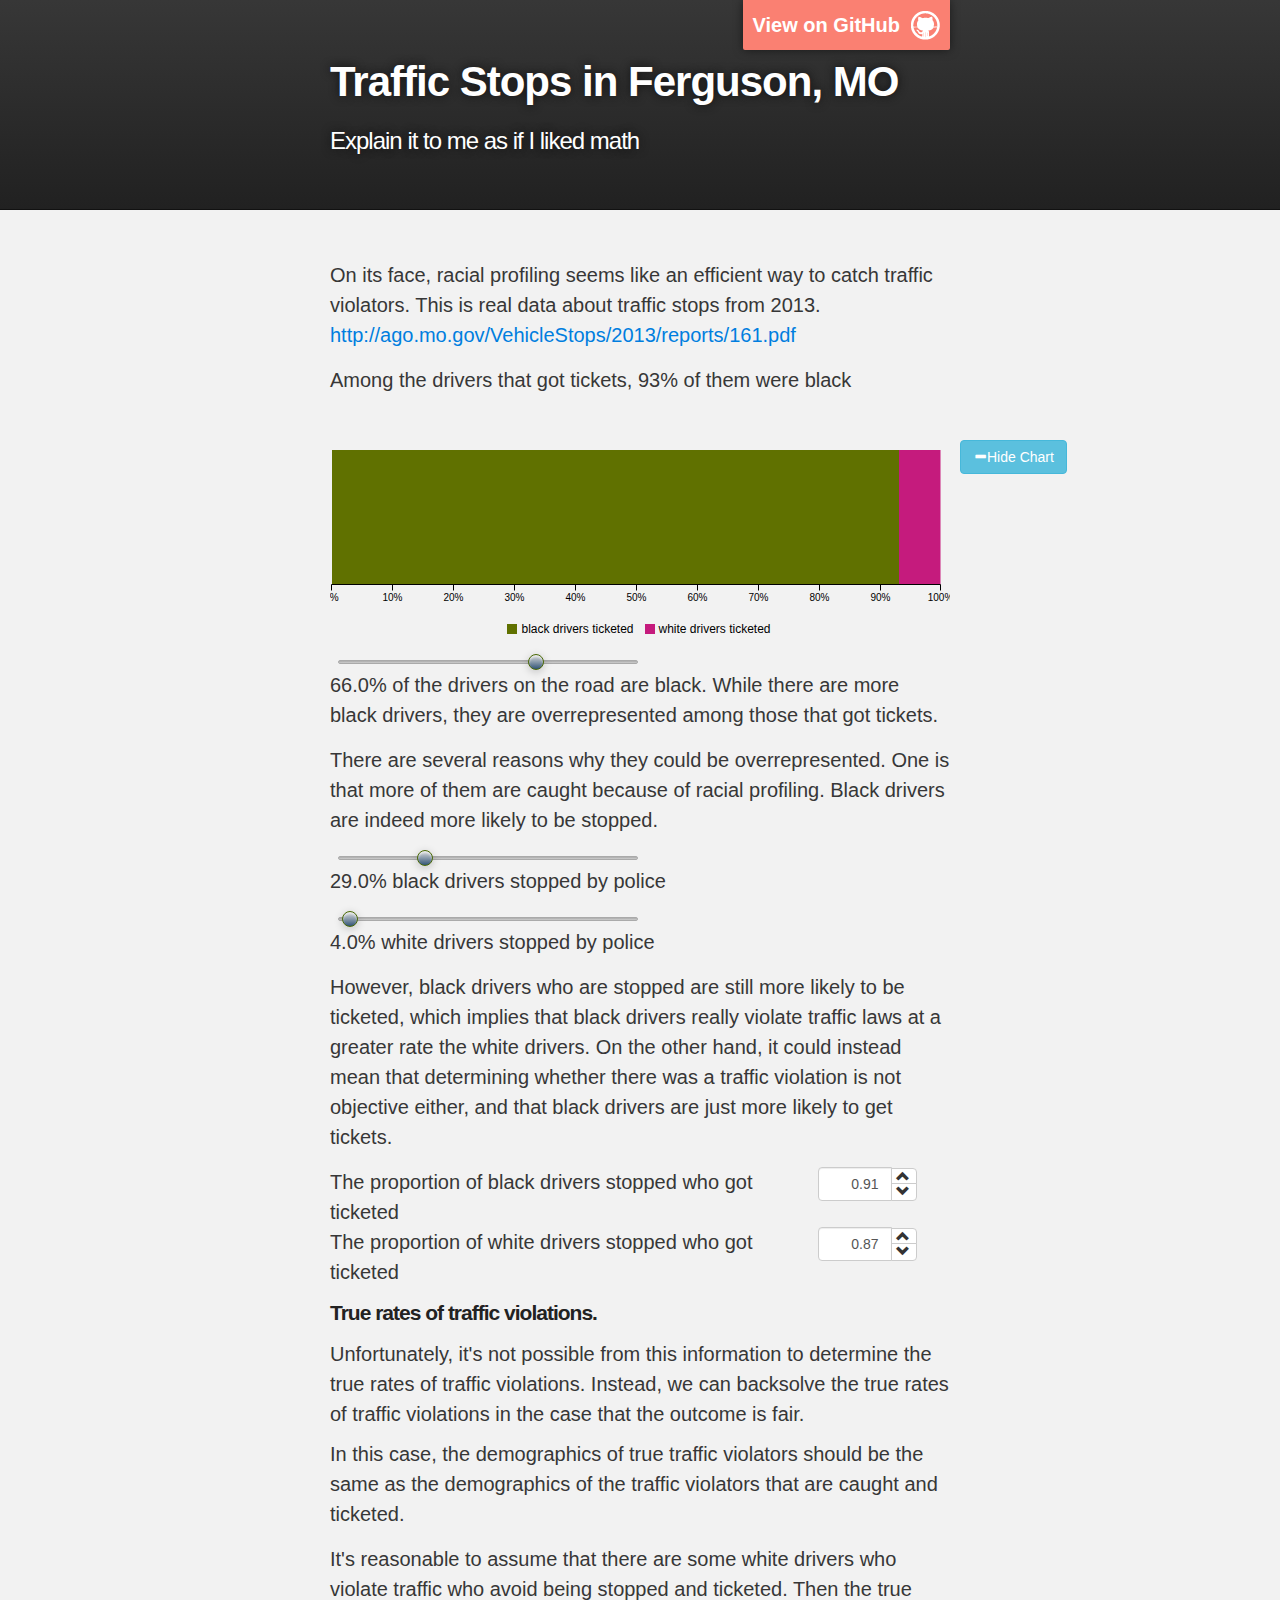
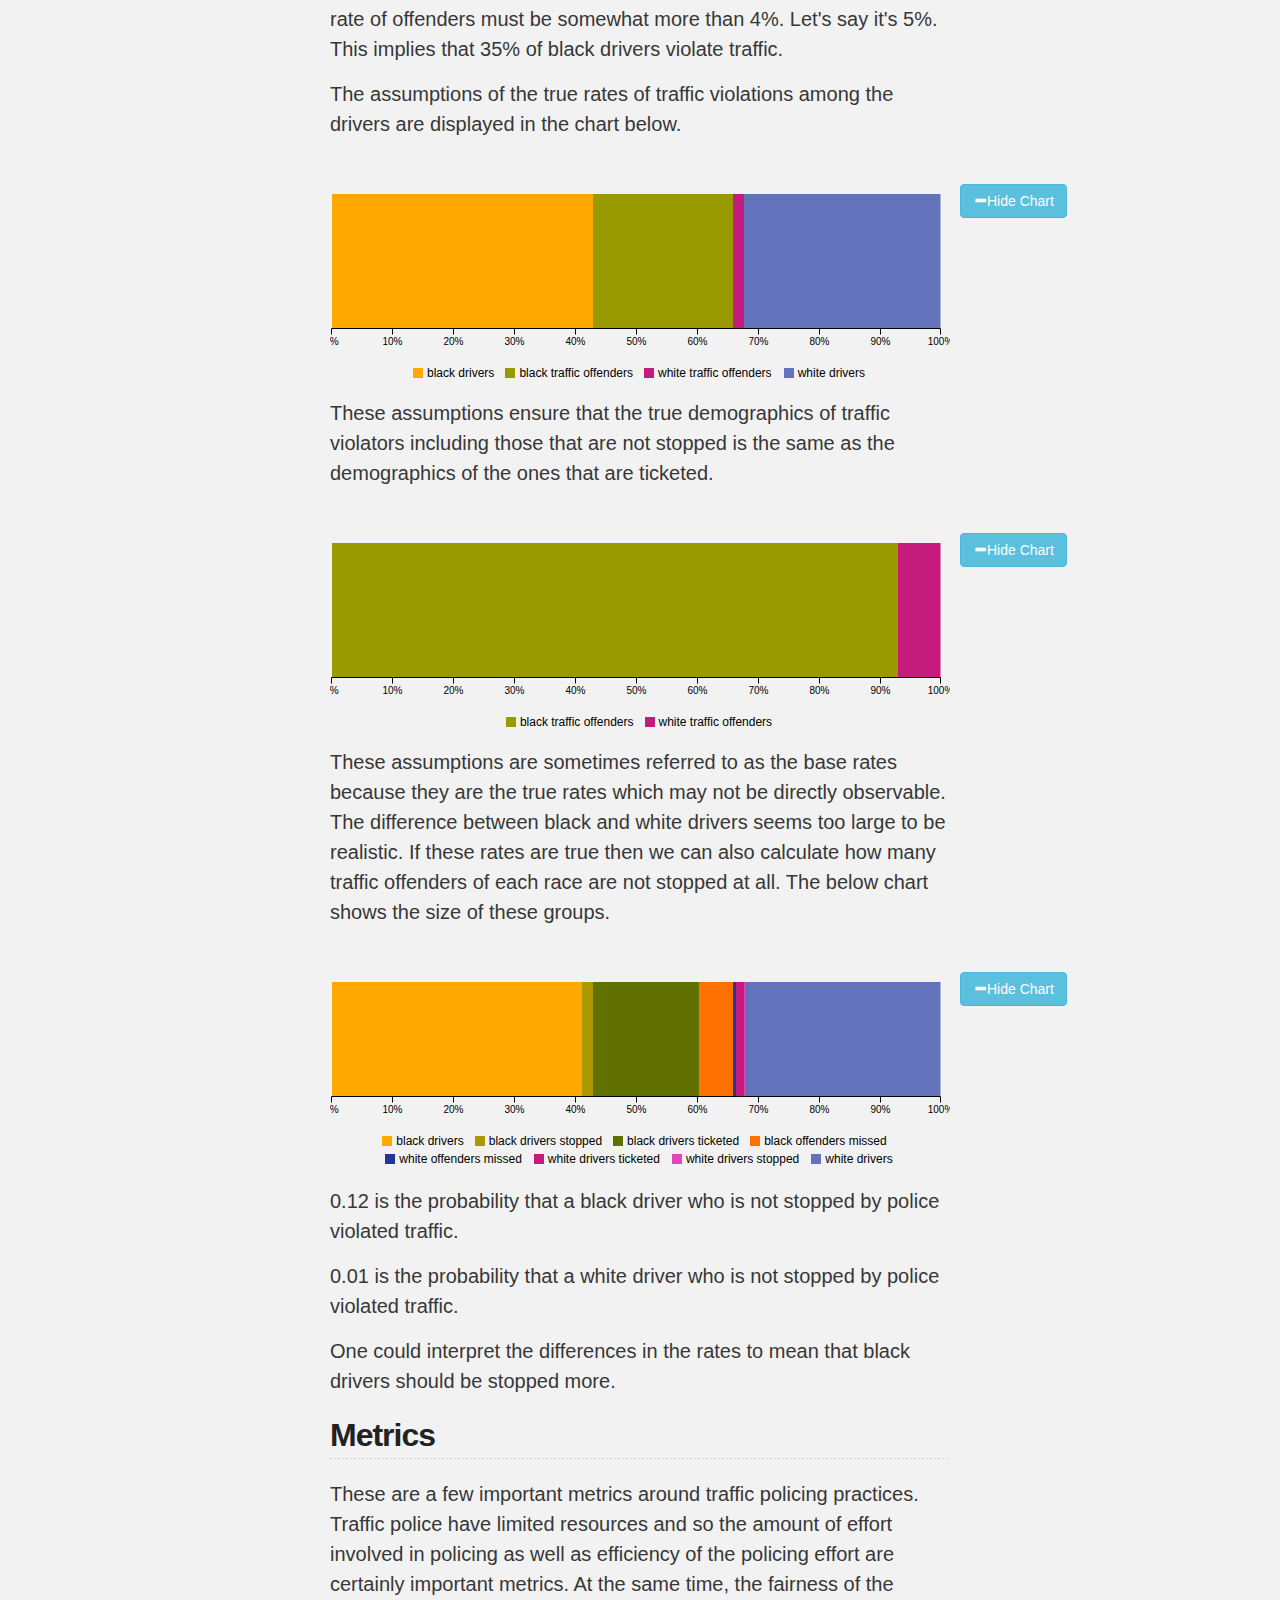
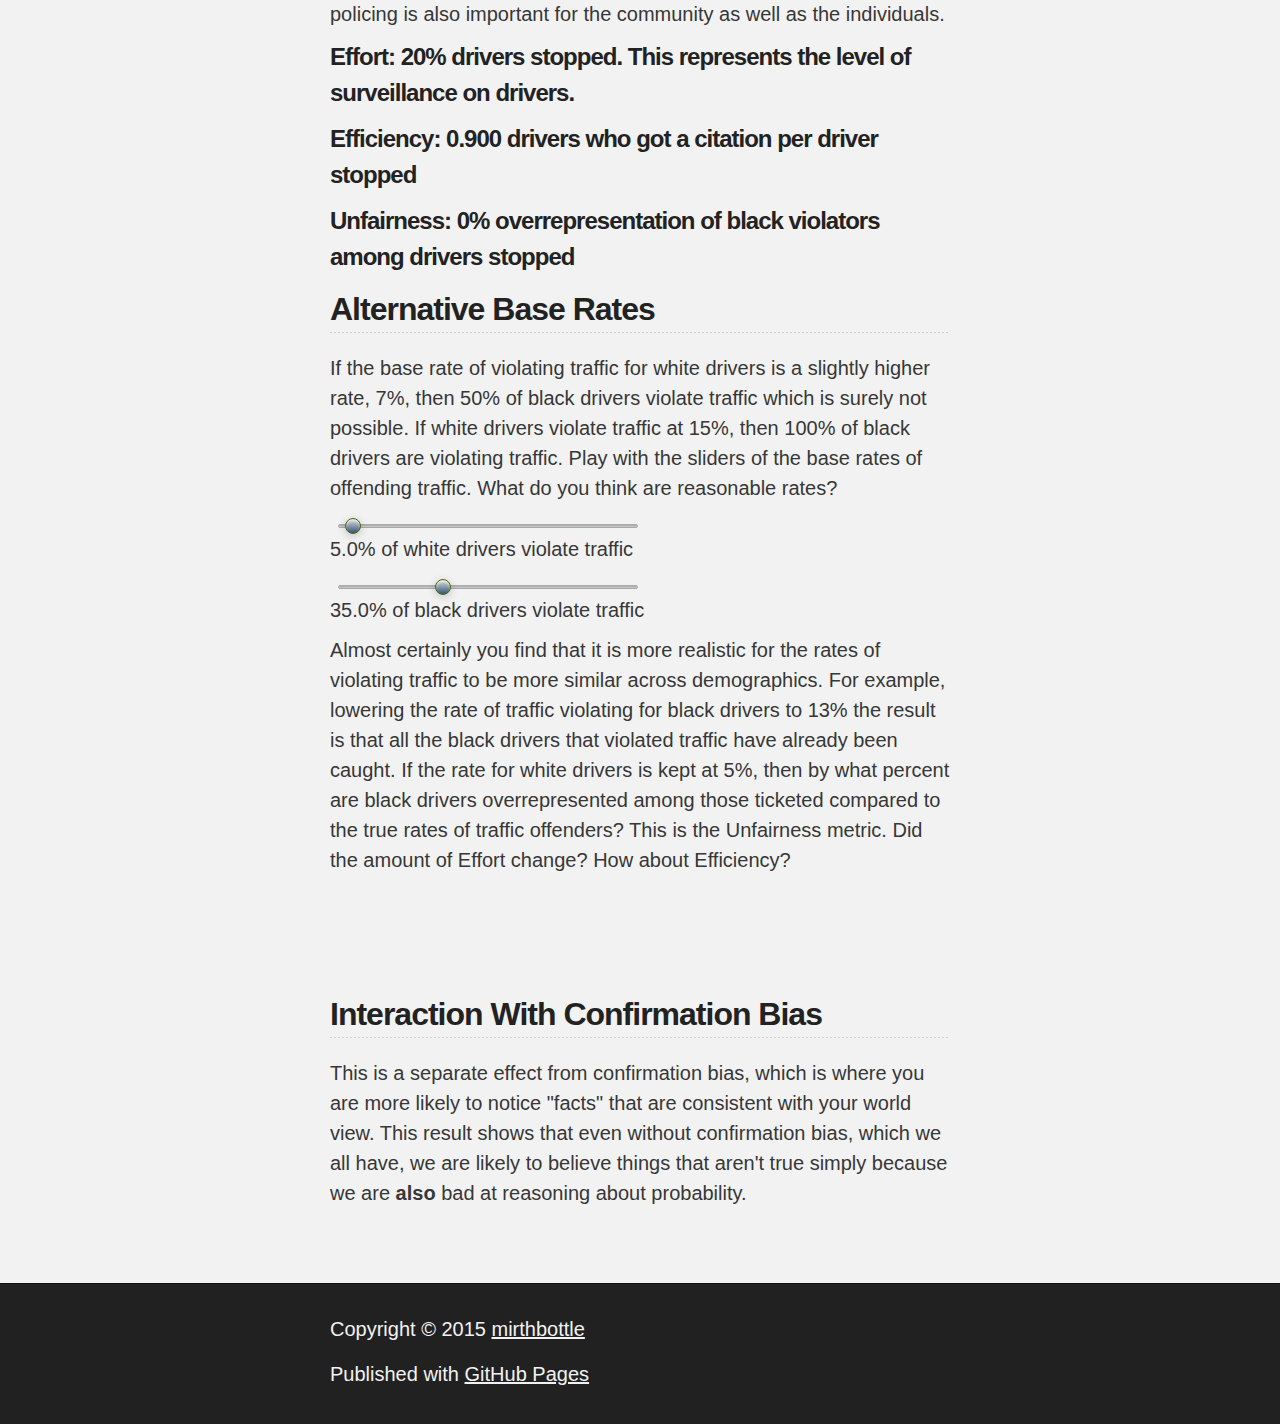
<file: index.html>
<!DOCTYPE html>
<html>

  <head>
    <meta charset='utf-8'>
    <meta http-equiv="X-UA-Compatible" content="chrome=1">
    <meta name="description" content="Rprofiling : breaking down racial profiling">

    <link rel="stylesheet" href="http://maxcdn.bootstrapcdn.com/bootstrap/3.2.0/css/bootstrap.min.css">
    <link rel="stylesheet" type="text/css" media="screen" href="stylesheets/stylesheet.css">
    <link href="stylesheets/simple-slider.css" rel="stylesheet" type="text/css" />
    <link href="stylesheets/spinner.css" rel="stylesheet" type="text/css" />

    <!-- Load c3.css -->
    <link href="javascripts/c3-0.4.8/c3.css" rel="stylesheet" type="text/css">
    
    <!-- Load d3.js and c3.js -->
    <script src="http://ajax.googleapis.com/ajax/libs/jquery/1.11.1/jquery.min.js"></script>
    <script src="http://maxcdn.bootstrapcdn.com/bootstrap/3.2.0/js/bootstrap.min.js"></script>
    <script src="javascripts/simple-slider.js" type="text/javascript"></script>
    <script src="javascripts/d3.min.js" charset="utf-8"></script>
    <script src="javascripts/c3-0.4.8/c3.min.js"></script>
    <script src="javascripts/profiling.js"></script>

    <title>Traffic</title>
<style>
body {
  font-size: 20px;
}
button.btn-info{
    position:relative;
    top: 30px;
    left: 630px;
}

div.notes {
  font-size: 12px;
}
</style>

  </head>

  <body>

    <!-- HEADER -->
    <div id="header_wrap" class="outer">
        <header class="inner">
          <a id="forkme_banner" style="background-color:salmon;" href="https://github.com/mirthbottle/rprofiling">View on GitHub</a>

          <h1 id="project_title">Traffic Stops in Ferguson, MO</h1>
          <h2 id="project_tagline">Explain it to me as if I liked math</h2>
        </header>
    </div>

    <!-- MAIN CONTENT -->
    <div id="main_content_wrap" class="outer">
      <section id="main_content" class="inner">
        <p>On its face, racial profiling seems like an efficient way to catch traffic violators. This is real data about traffic stops from 2013. <a href="http://ago.mo.gov/VehicleStops/2013/reports/161.pdf">http://ago.mo.gov/VehicleStops/2013/reports/161.pdf</a></p>

	<p>Among the drivers that got tickets, 93% of them were black</p>
	<button id="outcome_btn" type="button" class="btn btn-info" data-toggle="collapse" data-target="#outcome" onclick="toggle_collapse('#outcome_btn')"><span class="glyphicon glyphicon-minus"></span>Hide Chart</button>
	<div id='outcome' class="collapse in"></div>

	<p>
	  <input type='text' name='pa' id='pa' onchange='update_presentation(bars)' data-slider="true" data-slider-step="1" data-slider-range="0, 100">% of the drivers on the road are black.  
	  While there are more black drivers, they are overrepresented among those that got tickets.
	
	<p> There are several reasons why they could be overrepresented.  One is that more of them are caught because of racial profiling.  Black drivers are indeed more likely to be stopped.

	<p><input type='text' name='pr_a' id='pr_a' onchange='update_presentation(bars)' data-slider="true" data-slider-step="1" data-slider-range="0, 100">% 
	    black drivers stopped by police</p>
	<p><input type='text' name='pr_b' id='pr_b' onchange='update_presentation(bars)' data-slider="true" data-slider-step="0.01" data-slider-range="0, 100">%
	    white drivers stopped by police</p>

	<p>However, black drivers who are stopped are still more likely to be ticketed, which implies that black drivers really violate traffic laws at a greater rate the white drivers.  On the other hand, it could instead mean that determining whether there was a traffic violation is not objective either, and that black drivers are just more likely to get tickets.
	<div class="row">
	  <div class="col-lg-9">The proportion of black drivers stopped who got ticketed</div>
	  <div class="col-lg-2">
	    <div class="input-group spinner">
	      <input id="p1_ra" type="text" class="form-control" onchange='update_presentation(bars)'>
	      <div class="input-group-btn-vertical">
		<button id="up_p1_ra" class="btn btn-default">
		  <i class="glyphicon glyphicon-chevron-up"></i></button>
		<button id="down_p1_ra" class="btn btn-default">
		  <i class="glyphicon glyphicon-chevron-down"></i></button>
	      </div>
	    </div>
	  </div>
	</div>	
	<div class="row">
	  <div class="col-lg-9">The proportion of white drivers stopped who got ticketed</div>
	  <div class="col-lg-2">
	    <div class="input-group spinner">
	      <input id="p1_rb" type="text" class="form-control" onchange='update_presentation(bars)'>
	      <div class="input-group-btn-vertical">
		<button id="up_p1_rb" class="btn btn-default">
		  <i class="glyphicon glyphicon-chevron-up"></i></button>
		<button id="down_p1_rb" class="btn btn-default">
		  <i class="glyphicon glyphicon-chevron-down"></i></button>
	      </div>
	    </div>
	  </div>
	</div>
	<h4>True rates of traffic violations.</h4>
	Unfortunately, it's not possible from this information to determine the true rates of traffic violations.  Instead, we can backsolve the true rates of traffic violations in the case that the outcome is fair. 
	<p>In this case, the demographics of true traffic violators should be the same as the demographics of the traffic violators that are caught and ticketed.</p>
	<p>It's reasonable to assume that there are some white drivers who violate traffic who avoid being stopped and ticketed.  Then the true rate of offenders must be somewhat more than 4%.  Let's say it's 5%.  This implies that 35% of black drivers violate traffic.</p>
	
	<p> The assumptions of the true rates of traffic violations among the drivers are displayed in the chart below.</p>

	<button id="reality_btn" type="button" class="btn btn-info" data-toggle="collapse" data-target="#reality" onclick="toggle_collapse('#reality_btn')"><span class="glyphicon glyphicon-minus"></span>Hide Chart</button>
	<div id='reality' class="collapse in"></div>

	<p>These assumptions ensure that the true demographics of traffic violators including those that are not stopped is the same as the demographics of the ones that are ticketed.</p>

	<button id="reality1_btn" type="button" class="btn btn-info" data-toggle="collapse" data-target="#reality1" onclick="toggle_collapse('#reality1_btn')"><span class="glyphicon glyphicon-minus"></span>Hide Chart</button>
	<div id='reality1' class="collapse in"></div>
	
	<p> These assumptions are sometimes referred to as the base rates because they are the true rates which may not be directly observable.  The difference between black and white drivers seems too large to be realistic. If these rates are true then we can also calculate how many traffic offenders of each race are not stopped at all. The below chart shows the size of these groups.</p>
	
	<button id="profiled_btn" type="button" class="btn btn-info" data-toggle="collapse" data-target="#profiled" onclick="toggle_collapse('#profiled_btn')"><span class="glyphicon glyphicon-minus"></span>Hide Chart</button>
	<div id='profiled' class="collapse in"></div>

	<p><span id='p1_oa'></span> is the probability that a black driver who is not stopped by police violated traffic.</p>
	  
	<p><span id='p1_ob'></span> is the probability that a white driver who is not stopped by police violated traffic.</p>
	
	<p> One could interpret the differences in the rates to mean that black drivers should be stopped more.</p>

	<h2>Metrics</h2>
	These are a few important metrics around traffic policing practices.  Traffic police have limited resources and so the amount of effort involved in policing as well as efficiency of the policing effort are certainly important metrics.  At the same time, the fairness of the policing is also important for the community as well as the individuals.
	<h3>Effort: <span id ="effort"><strong> </strong></span>% drivers stopped.  This represents the level of surveillance on drivers.</h3>
	<div class="notes"></div>
	<h3>Efficiency: <span id ="efficiency"><strong> </strong></span> drivers who got a citation per driver stopped</h3>
	<div class="notes"></div>
	<h3>Unfairness: <span id ="u"><strong> </strong></span>% overrepresentation of black violators among drivers stopped</h3>
	<div class="notes"></div>
	<h2>Alternative Base Rates</h2>
	<p> If the base rate of violating traffic for white drivers is a slightly higher rate, 7%, then 50% of black drivers violate traffic which is surely not possible.  If white drivers violate traffic at 15%, then 100% of black drivers are violating traffic.  Play with the sliders of the base rates of offending traffic.  What do you think are reasonable rates?</p>
	<input type='text' name='p1_b' id='p1_b' onchange='update_presentation(bars)' data-slider="true" data-slider-step="1" data-slider-range="0, 100">% of white drivers violate traffic</p>
	<input type='text' name='p1_a' id='p1_a' onchange='update_presentation(bars)' data-slider="true" data-slider-step="1" data-slider-range="0, 100">% of black drivers violate traffic
	<p> Almost certainly you find that it is more realistic for the rates of violating traffic to be more similar across demographics.  For example, lowering the rate of traffic violating for black drivers to 13% the result is that all the black drivers that violated traffic have already been caught.  If the rate for white drivers is kept at 5%, then by what percent are black drivers overrepresented among those ticketed compared to the true rates of traffic offenders?  This is the Unfairness metric.  Did the amount of Effort change?  How about Efficiency?</p>
	<br><br><br>
	<h2>Interaction With Confirmation Bias</h2>
	
	<p>
	  This is a separate effect from confirmation bias, which is where you are more likely to notice "facts" that are consistent with your world view.  This result shows that even without confirmation bias, which we all have, we are likely to believe things that aren't true simply because we are <strong>also</strong> bad at reasoning about probability.</p>
	
      </section>
      <section class = "inner">

      </section>
    </div>
    
    <!-- FOOTER  -->
    <div id="footer_wrap" class="outer">
      <footer class="inner">
	<p class="copyright">Copyright &copy 2015 <a href="https://github.com/mirthbottle">mirthbottle</a></p>
	<p>Published with <a href="http://pages.github.com">GitHub Pages</a></p>
      </footer>
    </div>
    


  </body>
  
  <script type='text/javascript'>
    function toggle_collapse(id){
    if($(id + " span").hasClass('glyphicon-plus'))
    {$(id).html('<span class="glyphicon glyphicon-minus"></span>Hide Chart'); }
    else
    {$(id).html('<span class="glyphicon glyphicon-plus"></span>Show Chart'); }} 

    profiling.reality_names = ['black drivers', 'black traffic offenders',
                             'white traffic offenders', 'white drivers'];
  
    
    profiling.profiled_names = ['black drivers', 'black drivers stopped',
            'black drivers ticketed', 'black offenders missed',
            'white offenders missed', 'white drivers ticketed',
            'white drivers stopped', 'white drivers'];
    
    profiling.reality1_names = ['black traffic offenders', 'white traffic offenders'];

    profiling.outcome_names = ['black drivers ticketed', 'white drivers ticketed'];

    profiling.presentation_colors = {'black drivers':"#ffa900",
                  'black drivers stopped':"#aa9900",
                  'black drivers ticketed':"#607100",
                  'black offenders missed':"#ff7100",
                  'black traffic offenders':"#999900",
                  'white drivers':"#6272bb",
                  'white drivers stopped':"#e146ba",
                  'white drivers ticketed':"#c51b7d",
                  'white offenders missed':"#20369e",
                  'white traffic offenders':"#c51b7d"};

    // total population of drivers is 15,865
    // % black driveres stopped is 4676/15865 = 29%
    // 4257/4676 of black drivers get a ticket = 91%
    // 600/690 of white drivers get a ticket = 87%
    // % white drivers stopped is 690/15865 = 4.3%
    // (pa, p1_a, p1_b, pr_a, pr_b, p1_ra, p1_rb)
    var bars =  initialize_presentation(0.66, 0.35, 0.05, 0.29, 0.043, 0.91, 0.87);

    $("[data-slider]")
    .each(function () {
    var input = $(this);
    $("<span>")
      .addClass("output")
      .insertAfter($(this));
      })
      .bind("slider:ready slider:changed", function (event, data) {
      $(this)
      .nextAll(".output:first")
      .html(data.value.toFixed(1));
      });
      
       
      $('#up_p1_ra').on('click', function() {
      var v = $('#p1_ra').val();
      $('#p1_ra').val(Math.min(+v + 0.01, 1).toFixed(2));
      update_presentation(bars);
      });

      $('#up_p1_rb').on('click', function() {
      var v = $('#p1_rb').val();
      $('#p1_rb').val(Math.min(+v + 0.01, 1).toFixed(2));
      update_presentation(bars);
      });

      $('#down_p1_ra').on('click', function() {
      var v = $('#p1_ra').val();
      $('#p1_ra').val(Math.max(+v - 0.01, 0).toFixed(2));
      update_presentation(bars);
      });
      
      $('#down_p1_rb').on('click', function() {
      var v = $('#p1_rb').val();
      $('#p1_rb').val(Math.max(+v - 0.01, 0).toFixed(2));
      update_presentation(bars);
      });
 </script>
</html>
</file>
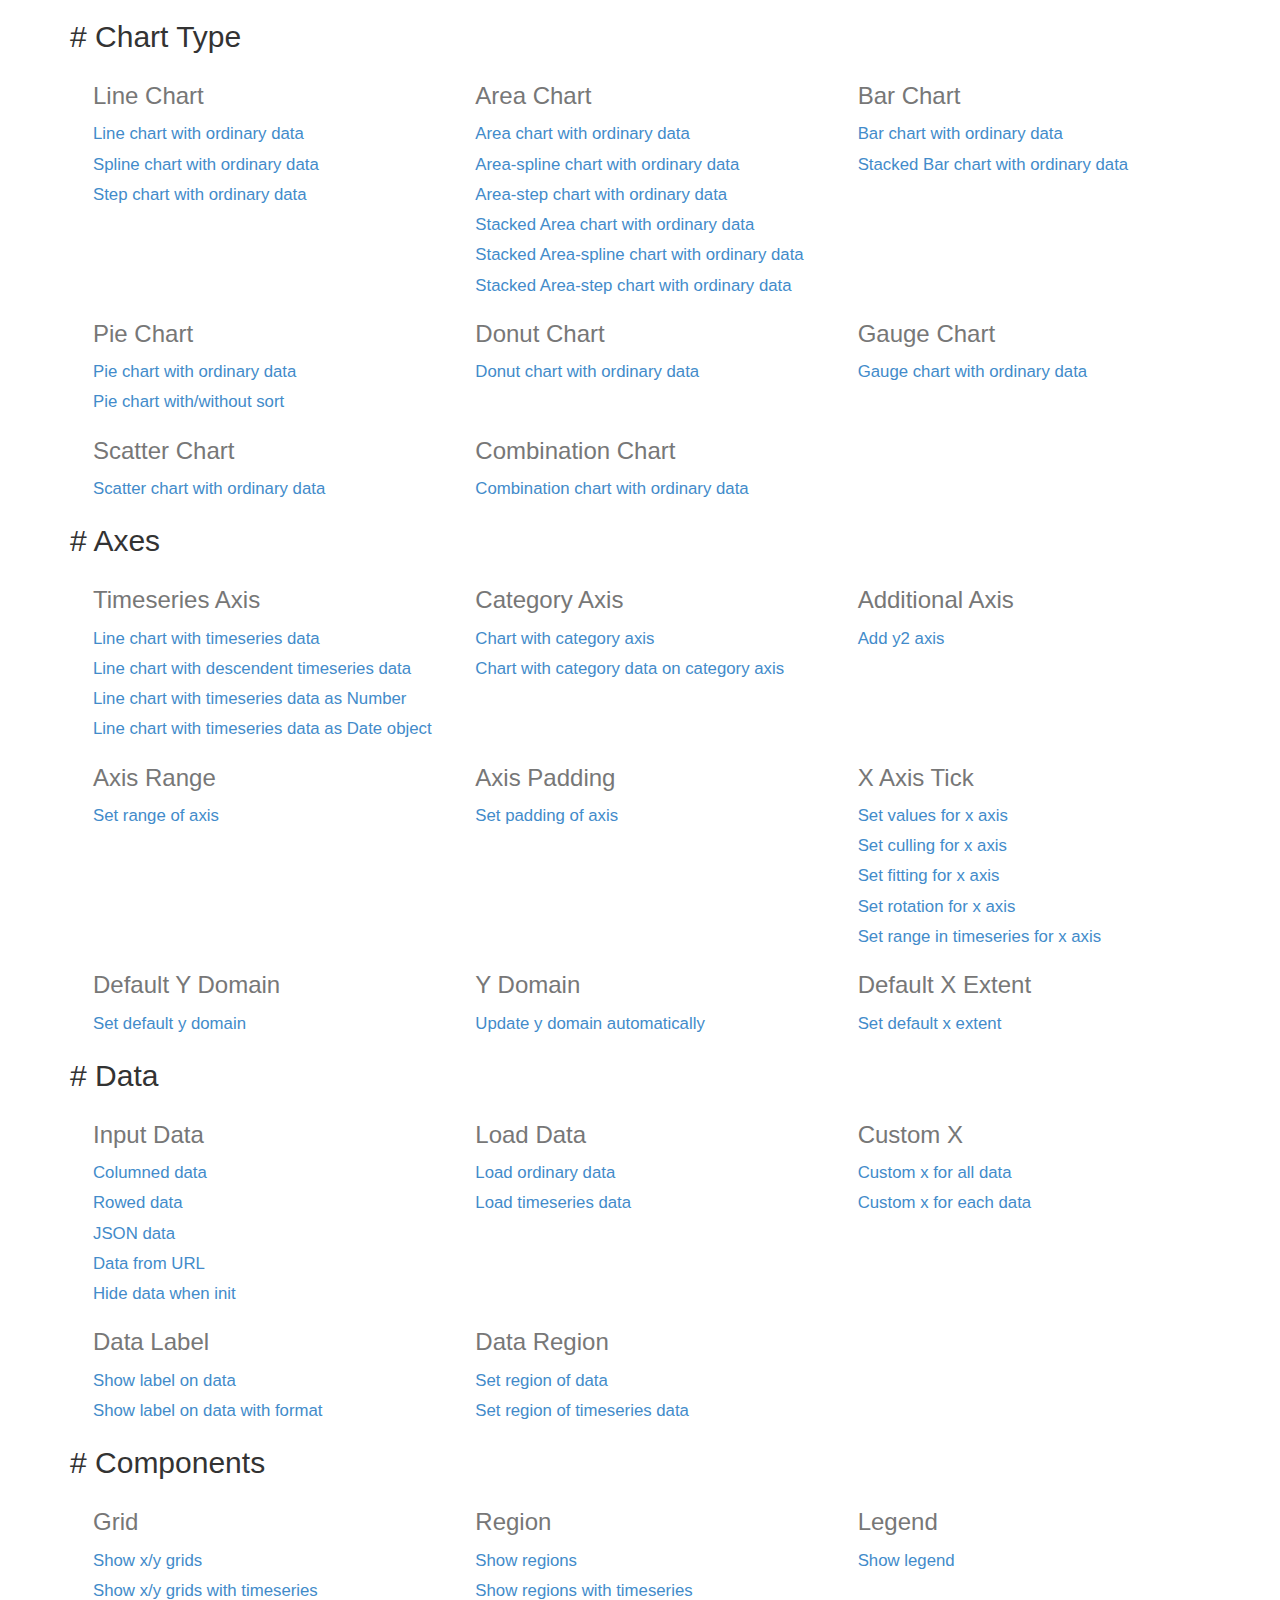
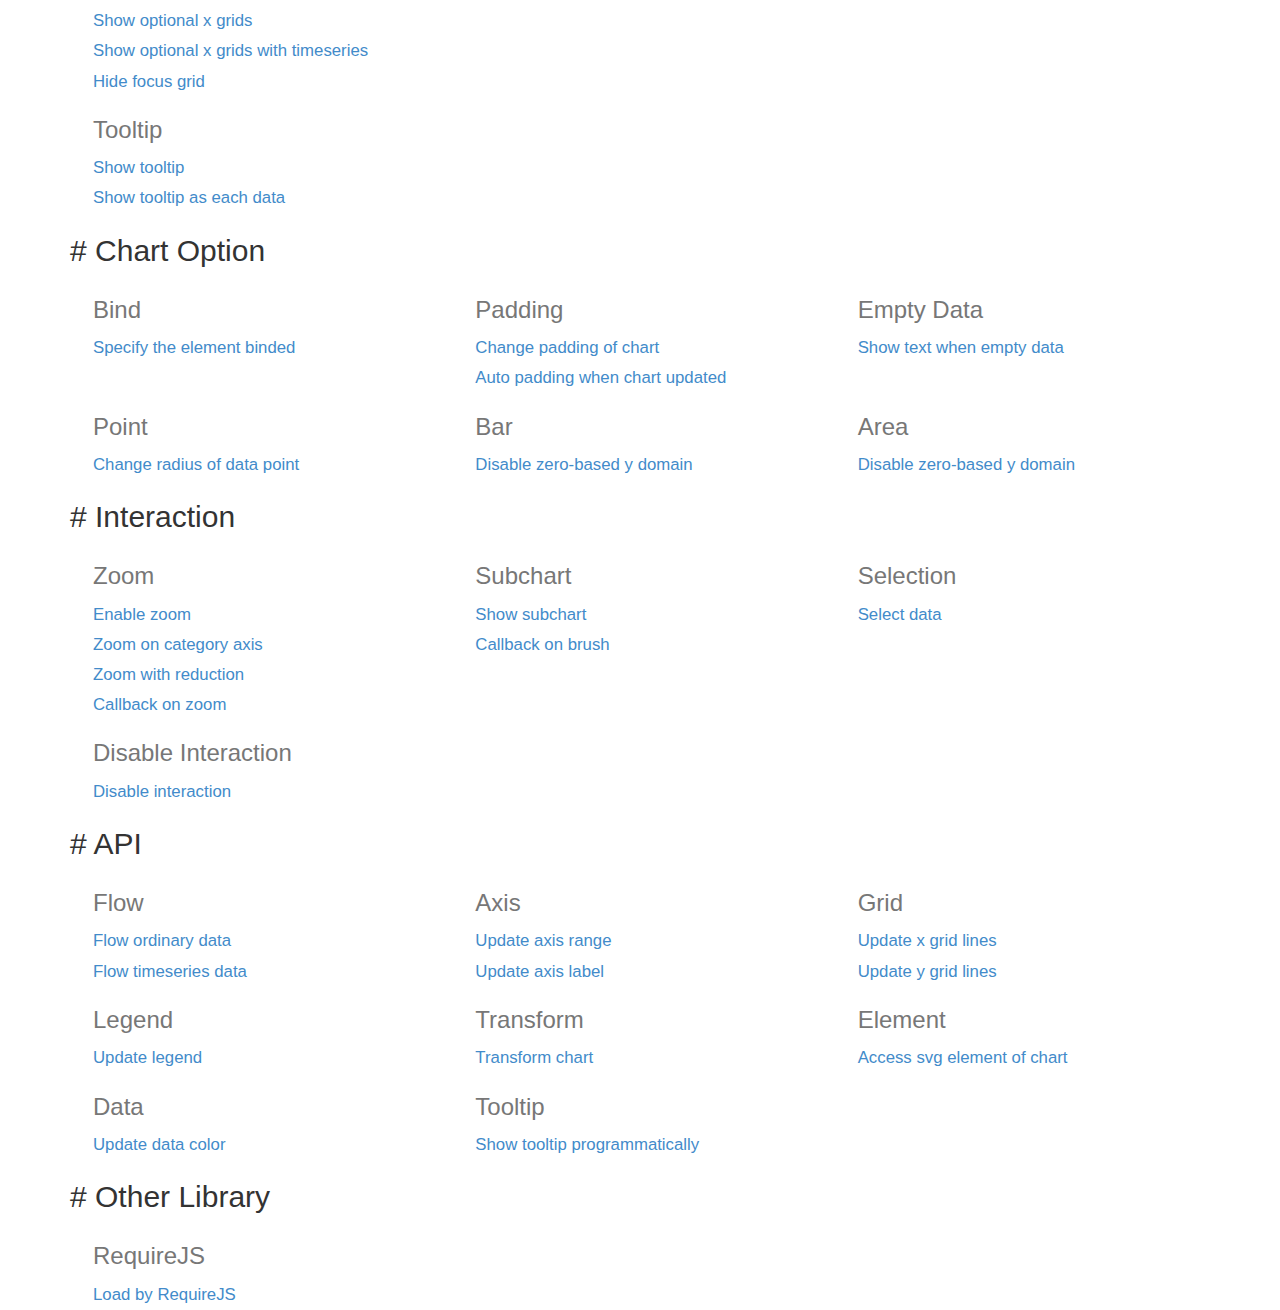
<file: javascripts/c3-0.4.8/htdocs/index.html>
<html>
  <head>
    <link href="./css/bootstrap.min.css" rel="stylesheet">
    <link href="./css/index.css" rel="stylesheet">
  </head>
  <body>
    <div class="container">
      <div class="section">
        <h2># <span>Chart Type</span></h2>
        <div>
          <div class="row">
            <div class="col-md-4">
              <h3>Line Chart</h3>
              <a href="./samples/simple.html">
                Line chart with ordinary data
              </a>
              <a href="./samples/chart_spline.html">
                Spline chart with ordinary data
              </a>
              <a href="./samples/chart_step.html">
                Step chart with ordinary data
              </a>
            </div>
            <div class="col-md-4">
              <h3>Area Chart</h3>
              <a href="./samples/chart_area.html">
                Area chart with ordinary data
              </a>
              <a href="./samples/chart_area_spline.html">
                Area-spline chart with ordinary data
              </a>
              <a href="./samples/chart_area_step.html">
                Area-step chart with ordinary data
              </a>
              <a href="./samples/chart_area_stacked.html">
                Stacked Area chart with ordinary data
              </a>
              <a href="./samples/chart_area_spline_stacked.html">
                Stacked Area-spline chart with ordinary data
              </a>
              <a href="./samples/chart_area_step_stacked.html">
                Stacked Area-step chart with ordinary data
              </a>
            </div>
            <div class="col-md-4">
              <h3>Bar Chart</h3>
              <a href="./samples/chart_bar.html">
                Bar chart with ordinary data
              </a>
              <a href="./samples/chart_bar_stacked.html">
                Stacked Bar chart with ordinary data
              </a>
            </div>
          </div>
          <div class="row">
            <div class="col-md-4">
              <h3>Pie Chart</h3>
              <a href="./samples/chart_pie.html">
                Pie chart with ordinary data
              </a>
              <a href="./samples/chart_pie_sort.html">
                Pie chart with/without sort
              </a>
            </div>
            <div class="col-md-4">
              <h3>Donut Chart</h3>
              <a href="./samples/chart_donut.html">
                Donut chart with ordinary data
              </a>
            </div>
            <div class="col-md-4">
              <h3>Gauge Chart</h3>
              <a href="./samples/chart_gauge.html">
                Gauge chart with ordinary data
              </a>
            </div>
          </div>
          <div class="row">
            <div class="col-md-4">
              <h3>Scatter Chart</h3>
              <a href="./samples/chart_scatter.html">
                Scatter chart with ordinary data
              </a>
            </div>
            <div class="col-md-4">
              <h3>Combination Chart</h3>
              <a href="./samples/chart_combination.html">
                Combination chart with ordinary data
              </a>
            </div>
          </div>
        </div>
      </div>

      <div class="section">
        <h2># <span>Axes</span></h2>
        <div>
          <div class="row">
            <div class="col-md-4">
              <h3>Timeseries Axis</h3>
              <a href="./samples/timeseries.html">
                Line chart with timeseries data
              </a>
              <a href="./samples/timeseries_descendent.html">
                Line chart with descendent timeseries data
              </a>
              <a href="./samples/timeseries_raw.html">
                Line chart with timeseries data as Number
              </a>
              <a href="./samples/timeseries_date.html">
                Line chart with timeseries data as Date object
              </a>
            </div>
            <div class="col-md-4">
              <h3>Category Axis</h3>
              <a href="./samples/categorized.html">
                Chart with category axis
              </a>
              <a href="./samples/custom_x_categorized.html">
                Chart with category data on category axis
              </a>
            </div>
            <div class="col-md-4">
              <h3>Additional Axis</h3>
              <a href="./samples/axes_y2.html">
                Add y2 axis
              </a>
            </div>
          </div>
          <div class="row">
            <div class="col-md-4">
              <h3>Axis Range</h3>
              <a href="./samples/axes_range.html">
                Set range of axis
              </a>
            </div>
            <div class="col-md-4">
              <h3>Axis Padding</h3>
              <a href="./samples/axes_padding.html">
                Set padding of axis
              </a>
            </div>
            <div class="col-md-4">
              <h3>X Axis Tick</h3>
              <a href="./samples/axes_x_tick_values.html">
                Set values for x axis
              </a>
              <a href="./samples/axes_x_tick_culling.html">
                Set culling for x axis
              </a>
              <a href="./samples/axes_x_tick_fit.html">
                Set fitting for x axis
              </a>
              <a href="./samples/axes_x_tick_rotate.html">
                Set rotation for x axis
              </a>
              <a href="./samples/axes_x_range_timeseries.html">
                Set range in timeseries for x axis
              </a>
            </div>
          </div>
          <div class="row">
            <div class="col-md-4">
              <h3>Default Y Domain</h3>
              <a href="./samples/axes_y_default.html">
                Set default y domain
              </a>
            </div>
            <div class="col-md-4">
              <h3>Y Domain</h3>
              <a href="./samples/domain_y.html">
                Update y domain automatically
              </a>
            </div>
            <div class="col-md-4">
              <h3>Default X Extent</h3>
              <a href="./samples/axes_x_extent.html">
                Set default x extent
              </a>
            </div>
          </div>
        </div>
      </div>

      <div class="section">
        <h2># <span>Data</span></h2>
        <div>
          <div class="row">
            <div class="col-md-4">
              <h3>Input Data</h3>
              <a href="./samples/data_columned.html">
                Columned data
              </a>
              <a href="./samples/data_rowed.html">
                Rowed data
              </a>
              <a href="./samples/data_json.html">
                JSON data
              </a>
              <a href="./samples/data_url.html">
                Data from URL
              </a>
              <a href="./samples/data_hide.html">
                Hide data when init
              </a>
            </div>
            <div class="col-md-4">
              <h3>Load Data</h3>
              <a href="./samples/data_load.html">
                Load ordinary data
              </a>
              <a href="./samples/data_load_timeseries.html">
                Load timeseries data
              </a>
            </div>
            <div class="col-md-4">
              <h3>Custom X</h3>
              <a href="./samples/custom_x_scale.html">
                Custom x for all data
              </a>
              <a href="./samples/custom_xs_scale.html">
                Custom x for each data
              </a>
            </div>
          </div>
          <div class="row">
            <div class="col-md-4">
              <h3>Data Label</h3>
              <a href="./samples/data_label.html">
                Show label on data
              </a>
              <a href="./samples/data_label_format.html">
                Show label on data with format
              </a>
            </div>
            <div class="col-md-4">
              <h3>Data Region</h3>
              <a href="./samples/data_region.html">
                Set region of data
              </a>
              <a href="./samples/data_region_timeseries.html">
                Set region of timeseries data
              </a>
            </div>
          </div>
        </div>
      </div>

      <div class="section">
        <h2># <span>Components</span></h2>
        <div>
          <div class="row">
            <div class="col-md-4">
              <h3>Grid</h3>
              <a href="./samples/grids.html">
                 Show x/y grids
              </a>
              <a href="./samples/grids_timeseries.html">
                 Show x/y grids with timeseries
              </a>
              <a href="./samples/grid_x_lines.html">
                 Show optional x grids
              </a>
              <a href="./samples/grid_x_lines_timeseries.html">
                 Show optional x grids with timeseries
              </a>
              <a href="./samples/grid_focus.html">
                 Hide focus grid
              </a>
            </div>
            <div class="col-md-4">
              <h3>Region</h3>
              <a href="./samples/regions.html">
                 Show regions
              </a>
              <a href="./samples/regions_timeseries.html">
                 Show regions with timeseries
              </a>
            </div>
            <div class="col-md-4">
              <h3>Legend</h3>
              <a href="./samples/legend.html">
                 Show legend
              </a>
            </div>
          </div>
          <div class="row">
            <div class="col-md-4">
              <h3>Tooltip</h3>
              <a href="./samples/tooltip_show.html">
                Show tooltip
              </a>
              <a href="./samples/tooltip_grouped.html">
                Show tooltip as each data
              </a>
            </div>
          </div>
        </div>
      </div>

      <div class="section">
        <h2># <span>Chart Option</span></h2>
        <div>
          <div class="row">
            <div class="col-md-4">
              <h3>Bind</h3>
              <a href="./samples/bindto.html">
                Specify the element binded
              </a>
            </div>
            <div class="col-md-4">
              <h3>Padding</h3>
              <a href="./samples/padding.html">
                Change padding of chart
              </a>
              <a href="./samples/padding_update.html">
                Auto padding when chart updated
              </a>
            </div>
            <div class="col-md-4">
              <h3>Empty Data</h3>
              <a href="./samples/emptydata.html">
                Show text when empty data
              </a>
            </div>
          </div>
          <div class="row">
            <div class="col-md-4">
              <h3>Point</h3>
              <a href="./samples/point_r.html">
                Change radius of data point
              </a>
            </div>
            <div class="col-md-4">
              <h3>Bar</h3>
              <a href="./samples/bar_zerobased.html">
                Disable zero-based y domain
              </a>
            </div>
            <div class="col-md-4">
              <h3>Area</h3>
              <a href="./samples/area_zerobased.html">
                Disable zero-based y domain
              </a>
            </div>
          </div>
        </div>
      </div>

      <div class="section">
        <h2># <span>Interaction</span></h2>
        <div>
          <div class="row">
            <div class="col-md-4">
              <h3>Zoom</h3>
              <a href="./samples/zoom.html">
                Enable zoom
              </a>
              <a href="./samples/zoom.html">
                Zoom on category axis
              </a>
              <a href="./samples/zoom_reduction.html">
                Zoom with reduction
              </a>
              <a href="./samples/zoom_onzoom.html">
                Callback on zoom
              </a>
            </div>
            <div class="col-md-4">
              <h3>Subchart</h3>
              <a href="./samples/subchart.html">
                Show subchart
              </a>
              <a href="./samples/subchart_onbrush.html">
                Callback on brush
              </a>
            </div>
            <div class="col-md-4">
              <h3>Selection</h3>
              <a href="./samples/selection.html">
                Select data
              </a>
            </div>
          </div>
          <div class="row">
            <div class="col-md-4">
              <h3>Disable Interaction</h3>
              <a href="./samples/interaction_enabled.html">
                Disable interaction
              </a>
            </div>
          </div>
        </div>
      </div>

      <div class="section">
        <h2># <span>API</span></h2>
        <div>
          <div class="row">
            <div class="col-md-4">
              <h3>Flow</h3>
              <a href="./samples/api_flow.html">
                Flow ordinary data
              </a>
              <a href="./samples/api_flow_timeseries.html">
                Flow timeseries data
              </a>
            </div>
            <div class="col-md-4">
              <h3>Axis</h3>
              <a href="./samples/api_axis_range.html">
                Update axis range
              </a>
              <a href="./samples/api_axis_label.html">
                Update axis label
              </a>
            </div>
            <div class="col-md-4">
              <h3>Grid</h3>
              <a href="./samples/api_xgrid_lines.html">
                Update x grid lines
              </a>
              <a href="./samples/api_ygrid_lines.html">
                Update y grid lines
              </a>
            </div>
          </div>
          <div class="row">
            <div class="col-md-4">
              <h3>Legend</h3>
              <a href="./samples/api_legend.html">
                Update legend
              </a>
            </div>
            <div class="col-md-4">
              <h3>Transform</h3>
              <a href="./samples/api_transform.html">
                Transform chart
              </a>
            </div>
            <div class="col-md-4">
              <h3>Element</h3>
              <a href="./samples/element.html">
                Access svg element of chart
              </a>
            </div>
          </div>
          <div class="row">
            <div class="col-md-4">
              <h3>Data</h3>
              <a href="./samples/api_data_colors.html">
                Update data color
              </a>
            </div>
            <div class="col-md-4">
              <h3>Tooltip</h3>
              <a href="./samples/api_tooltip_show.html">
                Show tooltip programmatically
              </a>
            </div>
          </div>
        </div>
      </div>

      <div class="section">
        <h2># <span>Other Library</span></h2>
        <div>
          <div class="row">
            <div class="col-md-4">
              <h3>RequireJS</h3>
              <a href="./samples/requirejs.html">
                Load by RequireJS
              </a>
            </div>
          </div>
        </div>
      </div>

    </div>
  </body>
</html>
</file>
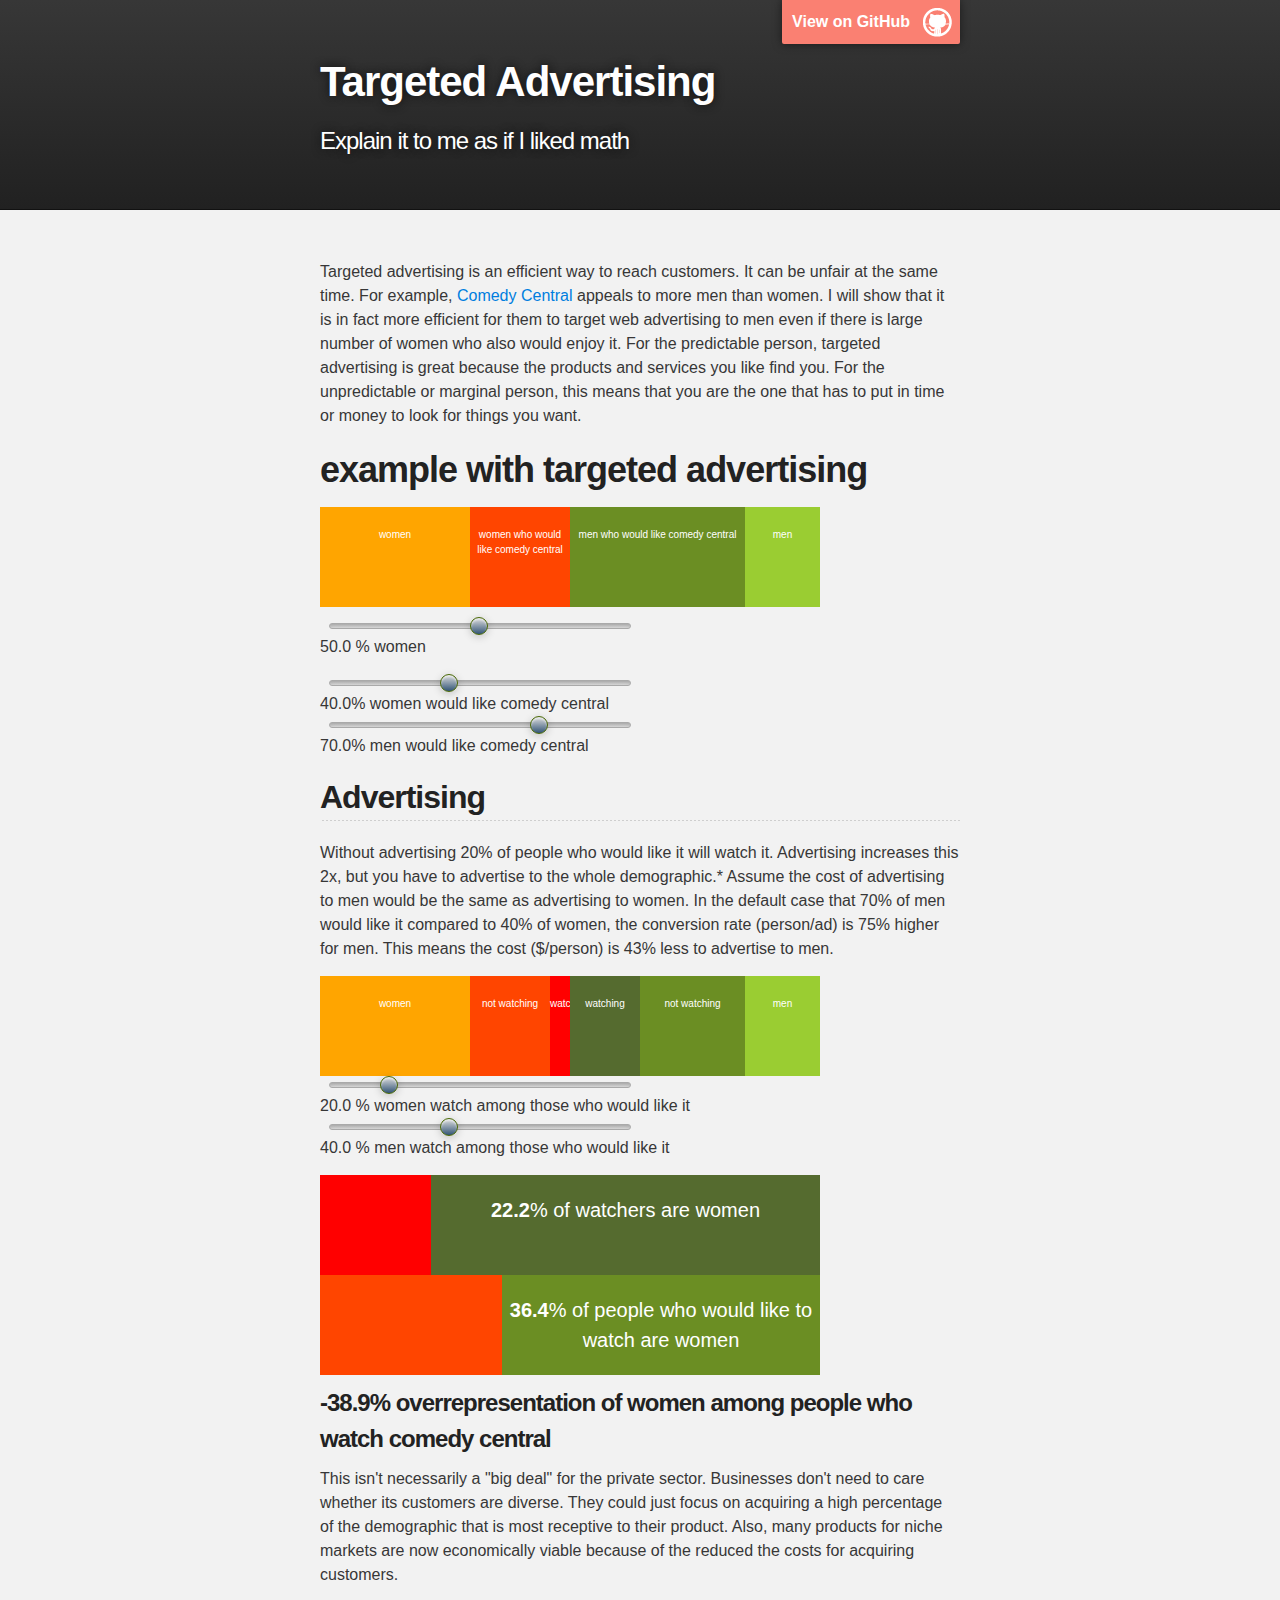
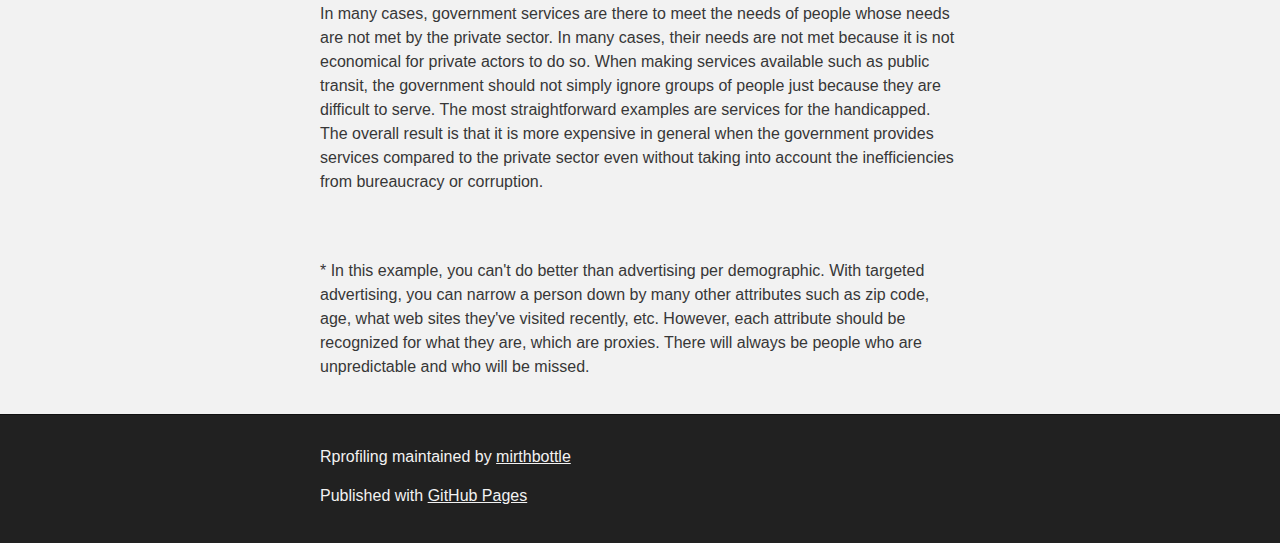
<file: ads.html>
<!DOCTYPE html>
<html>

  <head>
    <meta charset='utf-8'>
    <meta http-equiv="X-UA-Compatible" content="chrome=1">
    <meta name="description" content="Rprofiling : breaking down racial profiling">

    <link rel="stylesheet" type="text/css" media="screen" href="stylesheets/stylesheet.css">
    <link href="stylesheets/simple-slider.css" rel="stylesheet" type="text/css" />
    <script src="http://ajax.googleapis.com/ajax/libs/jquery/1.11.1/jquery.min.js"></script>
    <script src="javascripts/simple-slider.js" type="text/javascript"></script>

    <title>Targeted Advertising</title>
    <style>

      .chart div {
      padding: 0px;
      margin: 0px;
      height: 80px;
      color: white;
      float:left;
      font-size: 10px;
      text-align: center;
      padding-top: 20px;
      }
    </style>

  </head>

  <body>

    <!-- HEADER -->
    <div id="header_wrap" class="outer">
      <header class="inner">
        <a id="forkme_banner" style="background-color:salmon;" href="https://github.com/mirthbottle/rprofiling">View on GitHub</a>

        <h1 id="project_title">Targeted Advertising</h1>
        <h2 id="project_tagline">Explain it to me as if I liked math</h2>
      </header>
    </div>

    <!-- MAIN CONTENT -->
    <div id="main_content_wrap" class="outer">
      <section id="main_content" class="inner">
        <p>
	  Targeted advertising is an efficient way to reach customers.  It can be unfair at the same time.  For example, <a href="http://www.nyinterconnect.com/comedy-central/">Comedy Central</a> appeals to more men than women.  I will show that it is in fact more efficient for them to target web advertising to men even if there is large number of women who also would enjoy it.  For the predictable person, targeted advertising is great because the products and services you like find you.  For the unpredictable or marginal person, this means that you are the one that has to put in time or money to look for things you want.</p>
	<h1>example with targeted advertising</h1>

	<div id="reality" class="chart" style="overflow:hidden;">
	  <div id="b_ishoppers_bar" style="width:150px;background-color: orange;">
	    women</div>
	  <div id="b_shoplifters_bar" style="width:100px;background-color: orangered;">
	    women who would like comedy central</div>
	  <div id="w_shoplifters_bar" style="width:175px;background-color: olivedrab">
	    men who would like comedy central</div>
	  <div id="w_ishoppers_bar" style="width:75px;background-color: yellowgreen">
	    men</div>
	</div>
	<p>
	  <input type='text' name='b_shoppers' id='b_shoppers' value='50' onchange='catch_shoplifters()' data-slider="true" data-slider-step="1" data-slider-range="0, 100"> % women
	<p>
	  <input type='text' name='b_shoplifters' id='b_shoplifters' value='40' onchange='catch_shoplifters()' data-slider="true" data-slider-step="1" data-slider-range="0, 100">% women would like comedy central
	  <input type='text' name='w_shoplifters' id='w_shoplifters' value='70' onchange='catch_shoplifters()' data-slider="true" data-slider-step="1" data-slider-range="0, 100">% men would like comedy central</p>

	<h2> Advertising </h2>
	<p>Without advertising 20% of people who would like it will watch it.  Advertising increases this 2x, but you have to advertise to the whole demographic.*  
	  Assume the cost of advertising to men would be the same as advertising to women.  In the default case that 70% of men would like it compared to 40% of women, the conversion rate (person/ad) is <span id='conv_rate_diff'>75</span>% higher for men.  This means the cost ($/person) is <span id='cost_diff'>43</span>% less to advertise to men.</p>
	<p>

	<div id="shoppers_caught" class="chart" style="overflow:hidden;">
	  <div id="b_innocent" style="width:150px;background-color: orange;">women</div>
	  <div id="b_got_away" style="width:80px;background-color: orangered;">not watching</div>
	  <div id="b_caught_bar" style="width:20px;background-color: red;">watching</div>
	  <div id="w_caught_bar" style="width:70px;background-color: darkolivegreen">watching</div>
	  <div id="w_got_away" style="width:105px;background-color: olivedrab">not watching</div>
	  <div id="w_innocent" style="width:75px;background-color: yellowgreen">men</div>
	</div>

	  <input type='text' name='b_caught' id='b_caught' value='20' onchange='catch_shoplifters()' data-slider="true" data-slider-step="1" data-slider-range="0, 100">
	  % women watch among those who would like it
	  <input type='text' name='w_caught' id='w_caught' value='40' onchange='catch_shoplifters()' data-slider="true" data-slider-step="1" data-slider-range="0, 100">
	  % men watch among those who would like it</p>

	<div id="caught_races" class="chart" style="overflow:hidden;">
	  <div id="b_caught_races" style="width:111px;background-color: red;"></div>
	  <div id="w_caught_races" style="font-size:20px;width:389px;background-color: darkolivegreen"><span id ="caught_bw_ratio"><strong> 22.2</strong></span>% of watchers are women</div>
	</div>
	<div id="guilty_races" class="chart" style="overflow:hidden;">
	  <div id="b_guilty" style="width:182px;background-color: orangered;"></div>
	  <div id="w_guilty" style="font-size:20px;width:318px;background-color: olivedrab"><span id ="shoplifters_bw_ratio"><strong> 36.4</strong></span>% of people who would like to watch are women</div>
	</div>
	<h3>
	  <span id ="caught_error"><strong> -38.9</strong></span>% overrepresentation of women among people who watch comedy central
	</h3>
	<p>
	  This isn't necessarily a "big deal" for the private sector.  Businesses don't need to care whether its customers are diverse.  They could just focus on acquiring a high percentage of the demographic that is most receptive to their product.  Also, many products for niche markets are now economically viable because of the reduced the costs for acquiring customers.
	</p>
	<p>
	  In many cases, government services are there to meet the needs of people whose needs are not met by the private sector.  In many cases, their needs are not met because it is not economical for private actors to do so.  When making services available such as public transit, the government should not simply ignore groups of people just because they are difficult to serve.  The most straightforward examples are services for the handicapped.  The overall result is that it is more expensive in general when the government provides services compared to the private sector even without taking into account the inefficiencies from bureaucracy or corruption.
	</p>

      </section>
      <section class = "inner">
	<p>
	  * In this example, you can't do better than advertising per demographic.  With targeted advertising, you can narrow a person down by many other attributes such as zip code, age, what web sites they've visited recently, etc.  However, each attribute should be recognized for what they are, which are proxies.  There will always be people who are unpredictable and who will be missed.
	</p>
      </section>
    </div>

    <!-- FOOTER  -->
    <div id="footer_wrap" class="outer">
      <footer class="inner">
        <p class="copyright">Rprofiling maintained by <a href="https://github.com/mirthbottle">mirthbottle</a></p>
        <p>Published with <a href="http://pages.github.com">GitHub Pages</a></p>
      </footer>
    </div>

    

  </body>
  
  <script type='text/javascript'>
    $("[data-slider]")
    .each(function () {
    var input = $(this);
    $("<span>")
      .addClass("output")
      .insertAfter($(this));
      })
      .bind("slider:ready slider:changed", function (event, data) {
      $(this)
      .nextAll(".output:first")
      .html(data.value.toFixed(1));
      });
      function catch_shoplifters() {
      var b_shoppers = document.getElementById('b_shoppers').value;
      var b_shoplifters = document.getElementById('b_shoplifters').value;
      var w_shoplifters = document.getElementById('w_shoplifters').value;
      var b_caught = document.getElementById('b_caught').value;
      var w_caught = document.getElementById('w_caught').value;

      var b_s = b_shoplifters/100.0*b_shoppers;
      var b_i = b_shoppers - b_s;
      var w_s = w_shoplifters/100.0*(100-b_shoppers);
      var w_i = 100 - b_shoppers - w_s;
      var b_c = b_s*b_caught/100.0;
      var b_ga = b_s - b_c;
      var w_c = w_s*w_caught/100.0;
      var w_ga = w_s - w_c;

      caught_bw = 100.0 * b_c/(b_c + w_c);
      document.getElementById('caught_bw_ratio').innerHTML = caught_bw.toFixed(1);
      shoplifters_bw = 100.0 * b_s/(b_s + w_s);
      document.getElementById('shoplifters_bw_ratio').innerHTML = shoplifters_bw.toFixed(1);

      caught_error = (caught_bw/shoplifters_bw - 1)*100;
      document.getElementById('caught_error').innerHTML = caught_error.toFixed(1);
      display_shoppers(b_i, b_s, w_i,w_s, b_c, b_ga, w_c, w_ga, caught_bw, shoplifters_bw);
      }
      
      function display_shoppers(b_i, b_s, w_i, w_s, b_c, b_ga, w_c, w_ga, c_r, g_r){
      // c_r = caught ratio
      // g_r = guilty ratio
      var scale = 5;
      document.getElementById('b_ishoppers_bar').style.cssText="width:" + b_i*scale + "px;background-color: orange;";
      document.getElementById('b_shoplifters_bar').style.cssText="width:" + b_s*scale + "px;background-color: orangered;";
      document.getElementById('w_ishoppers_bar').style.cssText="width:" + w_i*scale + "px;background-color: yellowgreen;";
      document.getElementById('w_shoplifters_bar').style.cssText="width:" + w_s*scale + "px;background-color: olivedrab;";


      document.getElementById('b_innocent').style.cssText="width:" + b_i*scale + "px;background-color: orange;";
      document.getElementById('b_got_away').style.cssText="width:" + b_ga*scale + "px;background-color: orangered;";
      document.getElementById('b_caught_bar').style.cssText="width:" + b_c*scale + "px;background-color: red;";
      document.getElementById('w_innocent').style.cssText="width:" + w_i*scale + "px;background-color: yellowgreen;";
      document.getElementById('w_got_away').style.cssText="width:" + w_ga*scale + "px;background-color: olivedrab;";
      document.getElementById('w_caught_bar').style.cssText="width:" + w_c*scale + "px;background-color: darkolivegreen;";

      document.getElementById('b_caught_races').style.cssText="width:" + c_r*scale + "px;background-color: red;";
      document.getElementById('w_caught_races').style.cssText="font-size:20px;width:" + (100-c_r)*scale + "px;background-color: darkolivegreen;";
      document.getElementById('b_guilty').style.cssText="width:" + g_r*scale + "px;background-color: orangered;";
      document.getElementById('w_guilty').style.cssText="font-size:20px;width:" + (100-g_r)*scale + "px;background-color: olivedrab;";
      }
      
  </script>
</html>
</file>
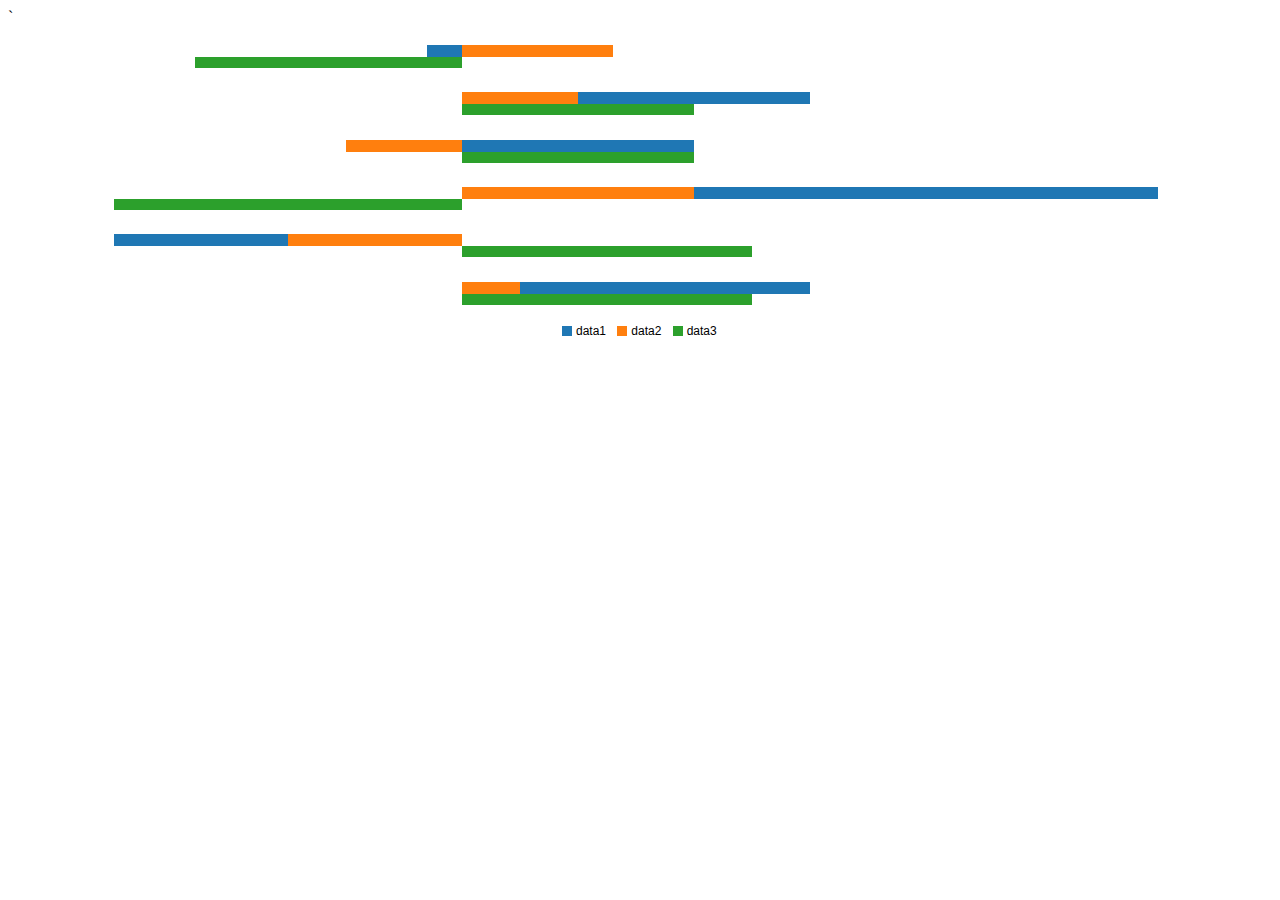
<file: barchart.html>
<html>
  <head>
    <style>
      
      .chart div {
      background-color: steelblue;
      padding: 3px;
      margin: 1px;
      color: white;
      height: 20px;
      }
      
    </style>
  <!-- Load c3.css -->
    <link href="javascripts/c3-0.4.8/c3.css" rel="stylesheet" type="text/css">
    
    <!-- Load d3.js and c3.js -->
    <script src="http://ajax.googleapis.com/ajax/libs/jquery/1.11.1/jquery.min.js"></script>
    <script src="javascripts/d3.min.js" charset="utf-8"></script>
    <script src="javascripts/c3-0.4.8/c3.min.js"></script>
  </head>
  <body>
    `<div id='chart'></div>
  </body>
  <script>
    
    //var data = [4, 20, 42];
    
    //var x = d3.scale.linear()
    //.domain([0, d3.max(data)])
    //.range([0, 420]);
    
    //d3.select(".chart")
    //.selectAll("div")
    //.data(data)
    //.enter().append("div")
    //.style("width", function(d) { return x(d) + "px"; })
    
    
    var chart = c3.generate({
    bindto: '#chart',
    data: {
    columns: [
    ['data1', -30, 200, 200, 400, -150, 250],
    ['data2', 130, 100, -100, 200, -150, 50],
    ['data3', -230, 200, 200, -300, 250, 250]
    ],
    type: 'bar',
    groups: [
    ['data1', 'data2']
    ]
    },
    axis: {
    rotated: true,
    x: {
    show: false
    },
    y: {
    show: false
    }
    }
    });
    
    setTimeout(function () {
    chart.groups([['data1', 'data2', 'data3']])
    }, 1000);
    
    /*
    setTimeout(function () {
    chart.load({
    columns: [['data4', 100, -50, 150, 200, -300, -100]]
    });
    }, 1500);
    
    setTimeout(function () {
    chart.groups([['data1', 'data2', 'data3', 'data4']])
    }, 2000);
    */
  </script>
</html>
</file>
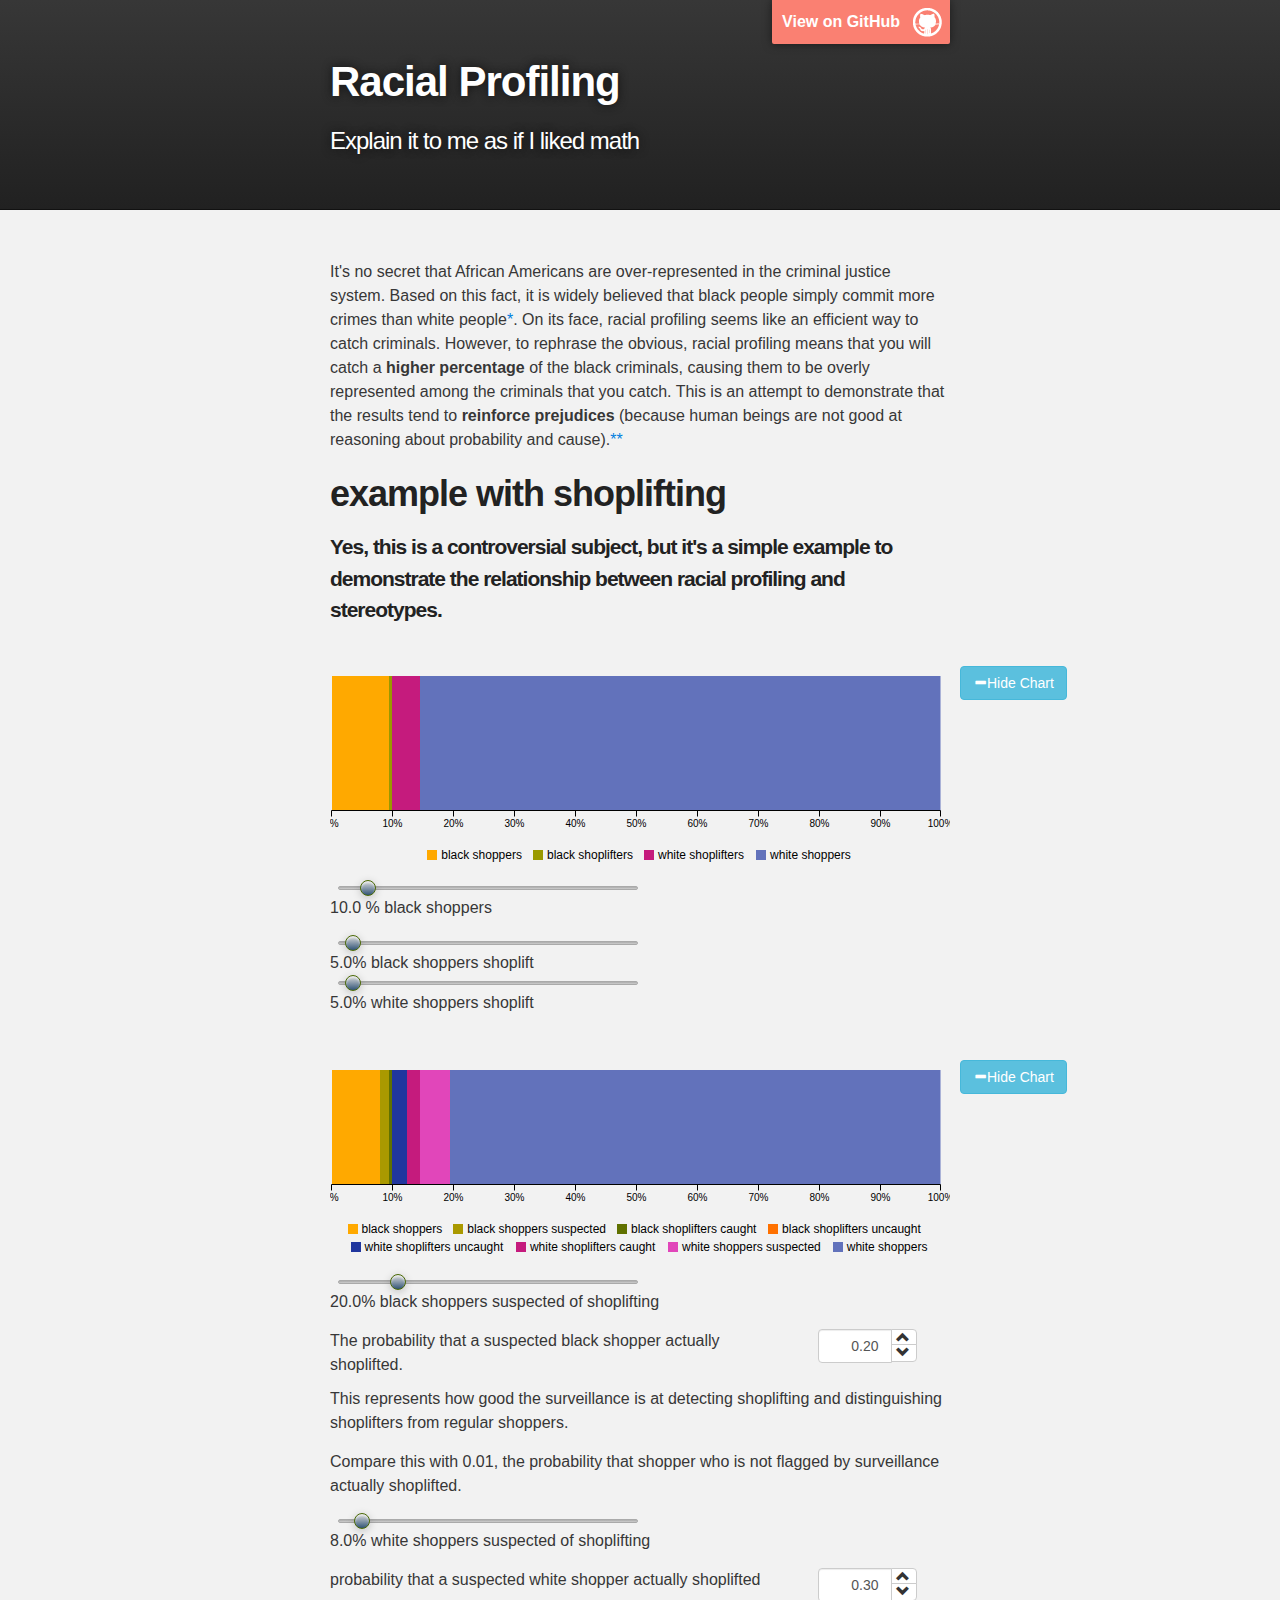
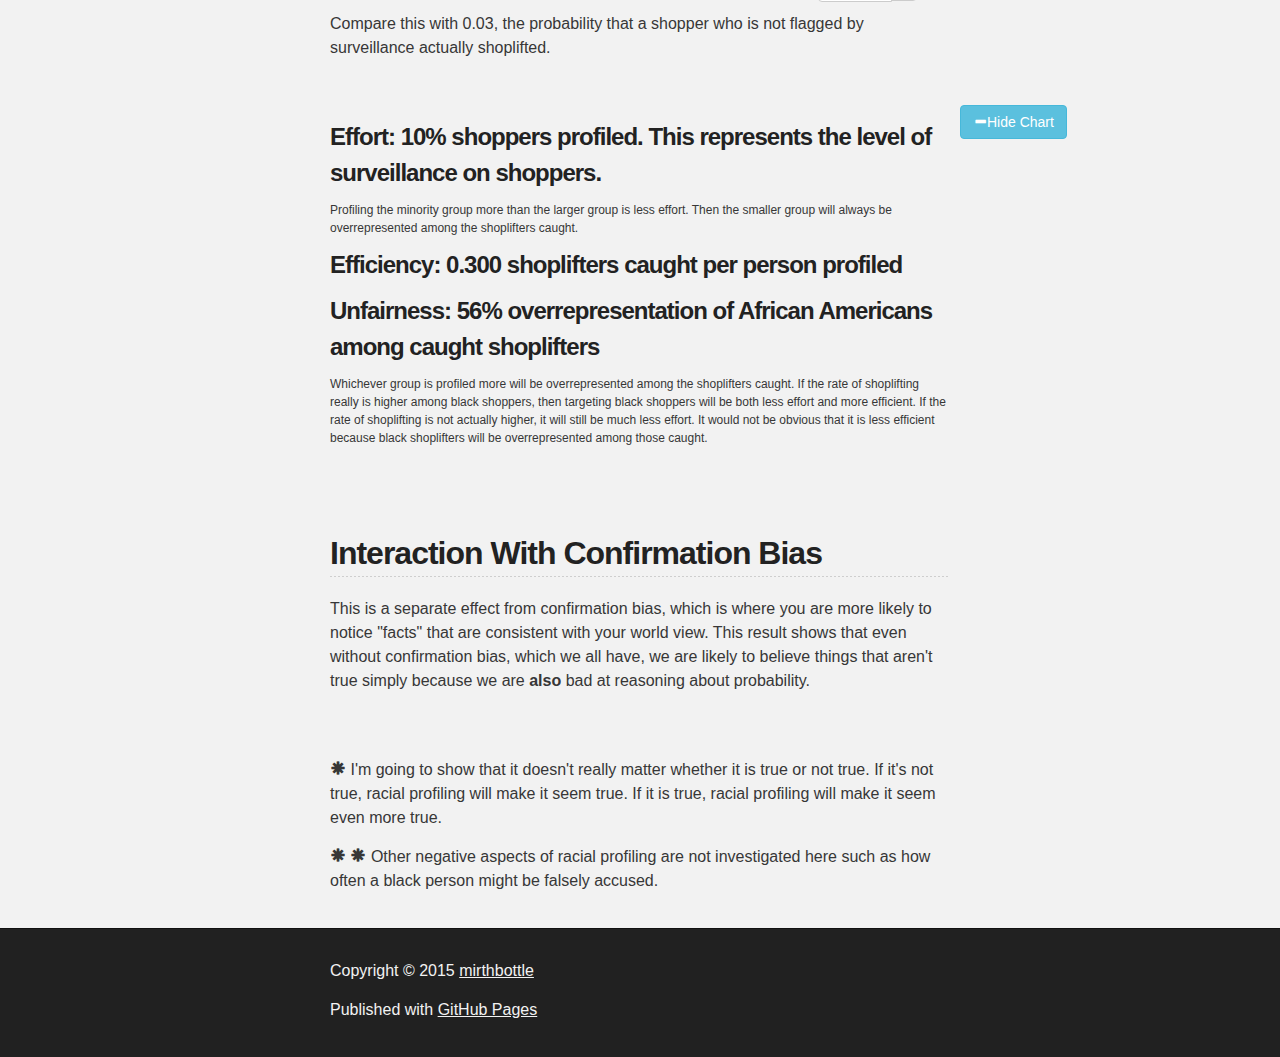
<file: shopping.html>
<!DOCTYPE html>
<html>

  <head>
    <meta charset='utf-8'>
    <meta http-equiv="X-UA-Compatible" content="chrome=1">
    <meta name="description" content="Rprofiling : breaking down racial profiling">

    <link rel="stylesheet" href="http://maxcdn.bootstrapcdn.com/bootstrap/3.2.0/css/bootstrap.min.css">
    <link rel="stylesheet" type="text/css" media="screen" href="stylesheets/stylesheet.css">
    <link href="stylesheets/simple-slider.css" rel="stylesheet" type="text/css" />
    <link href="stylesheets/spinner.css" rel="stylesheet" type="text/css" />

    <!-- Load c3.css -->
    <link href="javascripts/c3-0.4.8/c3.css" rel="stylesheet" type="text/css">
    
    <!-- Load d3.js and c3.js -->
    <script src="http://ajax.googleapis.com/ajax/libs/jquery/1.11.1/jquery.min.js"></script>
    <script src="http://maxcdn.bootstrapcdn.com/bootstrap/3.2.0/js/bootstrap.min.js"></script>
    <script src="javascripts/simple-slider.js" type="text/javascript"></script>
    <script src="javascripts/d3.min.js" charset="utf-8"></script>
    <script src="javascripts/c3-0.4.8/c3.min.js"></script>
    <script src="javascripts/profiling.js"></script>

    <title>Rprofiling</title>
<style>
button.btn-info{
    position:relative;
    top: 30px;
    left: 630px;
}

div.notes {
  font-size: 12px;
}
</style>

  </head>

  <body>

    <!-- HEADER -->
    <div id="header_wrap" class="outer">
        <header class="inner">
          <a id="forkme_banner" style="background-color:salmon;" href="https://github.com/mirthbottle/rprofiling">View on GitHub</a>

          <h1 id="project_title">Racial Profiling</h1>
          <h2 id="project_tagline">Explain it to me as if I liked math</h2>
        </header>
    </div>

    <!-- MAIN CONTENT -->
    <div id="main_content_wrap" class="outer">
      <section id="main_content" class="inner">
        <p>
	  It's no secret that African Americans are over-represented in the criminal justice system.  Based on this fact, it is widely believed that black people simply commit more crimes than white people<a href="#star">*</a>.  On its face, racial profiling seems like an efficient way to catch criminals.  However, to rephrase the obvious, racial profiling means that you will catch a <strong>higher percentage</strong> of the black criminals, causing them to be overly represented among the criminals that you catch.  This is an attempt to demonstrate that the results tend to <strong>reinforce prejudices</strong> (because human beings are not good at reasoning about probability and cause).<a href="#starstar">**</a></p>

	<h1>example with shoplifting</h1>
	
	<h4>
	  Yes, this is a controversial subject, but it's a simple example to demonstrate the relationship between racial profiling and stereotypes.</h4>
	
	<button id="reality_btn" type="button" class="btn btn-info" data-toggle="collapse" data-target="#reality" onclick="toggle_collapse('#reality_btn')"><span class="glyphicon glyphicon-minus"></span>Hide Chart</button>
	<div id='reality' class="collapse in"></div>
	<p>
	  <input type='text' name='pa' id='pa' onchange='update_presentation(bars)' data-slider="true" data-slider-step="1" data-slider-range="0, 100"> % black shoppers
	  
	<p>
	  <input type='text' name='p1_a' id='p1_a' onchange='update_presentation(bars)' data-slider="true" data-slider-step="1" data-slider-range="0, 100">% black shoppers shoplift
	  <input type='text' name='p1_b' id='p1_b' onchange='update_presentation(bars)' data-slider="true" data-slider-step="1" data-slider-range="0, 100">% white shoppers shoplift</p>

	<button id="profiled_btn" type="button" class="btn btn-info" data-toggle="collapse" data-target="#profiled" onclick="toggle_collapse('#profiled_btn')"><span class="glyphicon glyphicon-minus"></span>Hide Chart</button>
	<div id='profiled' class="collapse in"></div>
	<div id='ptext'>
	  <p><input type='text' name='pr_a' id='pr_a' onchange='update_presentation(bars)' data-slider="true" data-slider-step="1" data-slider-range="0, 100">%
	  black shoppers suspected of shoplifting</p>
	  <div class="row">
	    <div class="col-lg-9"> The probability that a suspected black shopper actually shoplifted.</div>
	    <div class="col-lg-2">
	      <div class="input-group spinner">
		<input id="p1_ra" type="text" class="form-control" onchange='update_presentation(bars)'>
		<div class="input-group-btn-vertical">
		  <button id="up_p1_ra" class="btn btn-default">
		    <i class="glyphicon glyphicon-chevron-up"></i></button>
		  <button id="down_p1_ra" class="btn btn-default">
		    <i class="glyphicon glyphicon-chevron-down"></i></button>
		</div>
	      </div>
		      
	    </div>
	  </div>
	  <p>This represents how good the surveillance is at detecting shoplifting and distinguishing shoplifters from regular shoppers.</p> 
	  <p>Compare this with <span id='p1_oa'></span>, the probability that shopper who is not flagged by surveillance actually shoplifted.</p>
	  <p><input type='text' name='pr_b' id='pr_b' onchange='update_presentation(bars)' data-slider="true" data-slider-step="1" data-slider-range="0, 100">%
	  white shoppers suspected of shoplifting</p>
	  <div class="row">
	    <div class="col-lg-9"> probability that a suspected white shopper actually shoplifted</div>
	    <div class="col-lg-2">
	      <div class="input-group spinner">
		<input id="p1_rb" type="text" class="form-control" onchange='update_presentation(bars)'>
		<div class="input-group-btn-vertical">
		  <button id="up_p1_rb" class="btn btn-default">
		    <i class="glyphicon glyphicon-chevron-up"></i></button>
		  <button id="down_p1_rb" class="btn btn-default">
		    <i class="glyphicon glyphicon-chevron-down"></i></button>
		</div>
	      </div>
	    </div>
	  </div>
	  <p>Compare this with <span id='p1_ob'></span>, the probability that a shopper who is not flagged by surveillance actually shoplifted.</p>
	</div>

	<button id="groupa_btn" type="button" class="btn btn-info" data-toggle="collapse" data-target="#groupa" onclick="toggle_collapse('#groupa_btn')"><span class="glyphicon glyphicon-minus"></span>Hide Chart</button>
	<div id='groupa' class="collapse in"></div>
	<h3>Effort: <span id ="effort"><strong> </strong></span>% shoppers profiled.  This represents the level of surveillance on shoppers.</h3>
	<div class="notes">Profiling the minority group more than the larger group is less effort.  Then the smaller group will always be overrepresented among the shoplifters caught.</div>
	<h3>Efficiency: <span id ="efficiency"><strong> </strong></span> shoplifters caught per person profiled</h3>
	<div class="notes"></div>
	<h3>Unfairness: <span id ="u"><strong> </strong></span>% overrepresentation of African Americans among caught shoplifters</h3>
	<div class="notes">Whichever group is profiled more will be overrepresented among the shoplifters caught.  If the rate of shoplifting really is higher among black shoppers, then targeting black shoppers will be both less effort and more efficient.  If the rate of shoplifting is not actually higher, it will still be much less effort.  It would not be obvious that it is less efficient because black shoplifters will be overrepresented among those caught.</div>
	<br><br><br>
	<h2>Interaction With Confirmation Bias</h2>
	
	<p>
	  This is a separate effect from confirmation bias, which is where you are more likely to notice "facts" that are consistent with your world view.  This result shows that even without confirmation bias, which we all have, we are likely to believe things that aren't true simply because we are <strong>also</strong> bad at reasoning about probability.</p>
	
      </section>
      <section class = "inner">
	<p id="star">
	  <span class="glyphicon glyphicon-asterisk"></span> I'm going to show that it doesn't really matter whether it is true or not true.  If it's not true, racial profiling will make it seem true.  If it is true, racial profiling will make it seem even more true.</p>
	<p id="starstar">
	  <span class="glyphicon glyphicon-asterisk"></span>
	  <span class="glyphicon glyphicon-asterisk"></span>  Other negative aspects of racial profiling are not investigated here such as how often a black person might be falsely accused.
	</p>
      </section>
    </div>
    
    <!-- FOOTER  -->
    <div id="footer_wrap" class="outer">
      <footer class="inner">
	<p class="copyright">Copyright &copy 2015 <a href="https://github.com/mirthbottle">mirthbottle</a></p>
	<p>Published with <a href="http://pages.github.com">GitHub Pages</a></p>
      </footer>
    </div>
    


  </body>
  
  <script type='text/javascript'>
    function toggle_collapse(id){
    if($(id + " span").hasClass('glyphicon-plus'))
    {$(id).html('<span class="glyphicon glyphicon-minus"></span>Hide Chart'); }
    else
    {$(id).html('<span class="glyphicon glyphicon-plus"></span>Show Chart'); }} 

    profiling.reality_names = ['black shoppers', 'black shoplifters',
                             'white shoplifters', 'white shoppers'];
  
    
    profiling.profiled_names = ['black shoppers', 'black shoppers suspected',
            'black shoplifters caught', 'black shoplifters uncaught',
            'white shoplifters uncaught', 'white shoplifters caught',
            'white shoppers suspected', 'white shoppers'];
    
    profiling.groupa_names = ['black shoplifters', 'white shoplifters', 
            'black shoplifters caught', 'white shoplifters caught'];

    profiling.presentation_colors = {'black shoppers':"#ffa900",
                  'black shoppers suspected':"#aa9900",
                  'black shoplifters caught':"#607100",
                  'black shoplifters uncaught':"#ff7100",
                  'black shoplifters':"#999900",
                  'white shoppers':"#6272bb",
                  'white shoppers suspected':"#e146ba",
                  'white shoplifters caught':"#c51b7d",
                  'white shoplifters uncaught':"#20369e",
                  'white shoplifters':"#c51b7d"};

    var bars =  initialize_presentation(0.10, 0.05, 0.05, 0.20, 0.08, 0.20, 0.30);

    $("[data-slider]")
    .each(function () {
    var input = $(this);
    $("<span>")
      .addClass("output")
      .insertAfter($(this));
      })
      .bind("slider:ready slider:changed", function (event, data) {
      $(this)
      .nextAll(".output:first")
      .html(data.value.toFixed(1));
      });
      
      $('#up_p1_ra').on('click', function() {
      var v = $('#p1_ra').val();
      $('#p1_ra').val(Math.min(+v + 0.01, 1).toFixed(2));
      update_presentation(bars);
      });

      $('#up_p1_rb').on('click', function() {
      var v = $('#p1_rb').val();
      $('#p1_rb').val(Math.min(+v + 0.01, 1).toFixed(2));
      update_presentation(bars);
      });

      $('#down_p1_ra').on('click', function() {
      var v = $('#p1_ra').val();
      $('#p1_ra').val(Math.max(+v - 0.01, 0).toFixed(2));
      update_presentation(bars);
      });
      
      $('#down_p1_rb').on('click', function() {
      var v = $('#p1_rb').val();
      $('#p1_rb').val(Math.max(+v - 0.01, 0).toFixed(2));
      update_presentation(bars);
      });
  </script>
</html>
</file>
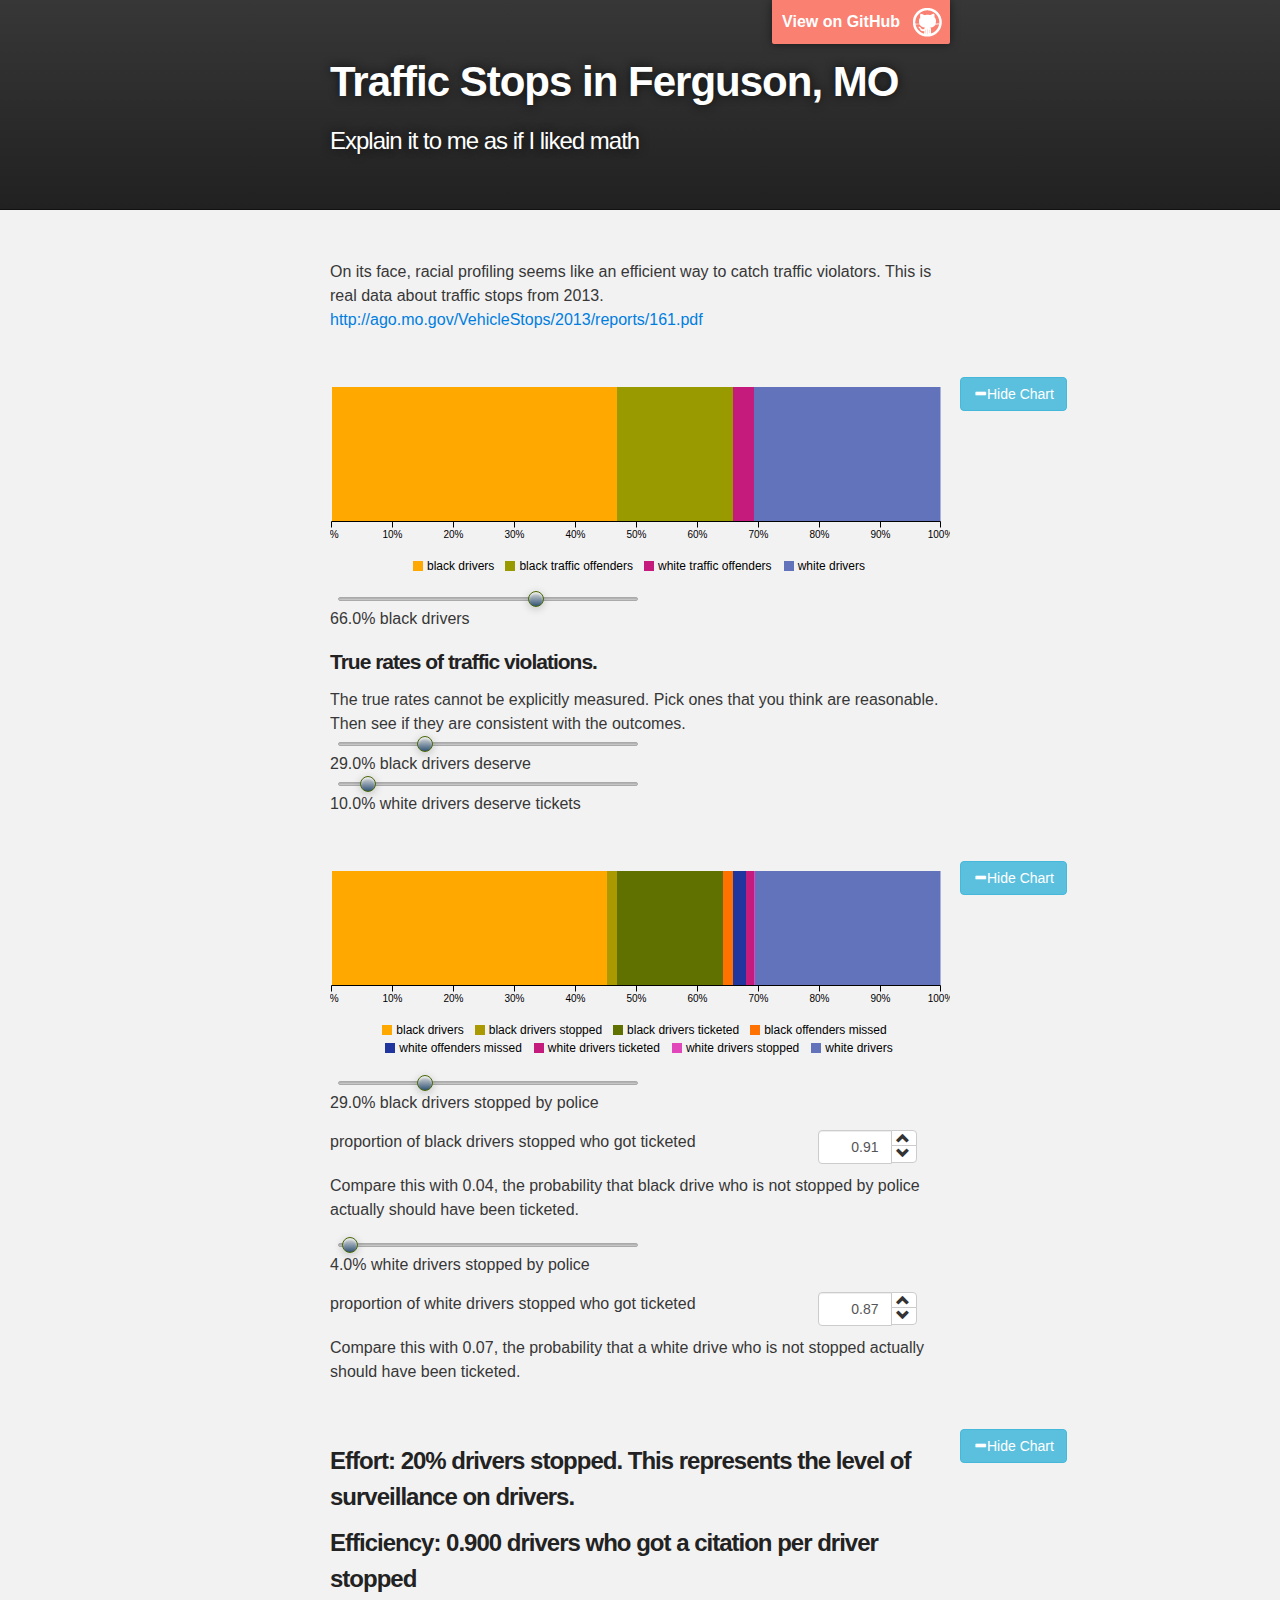
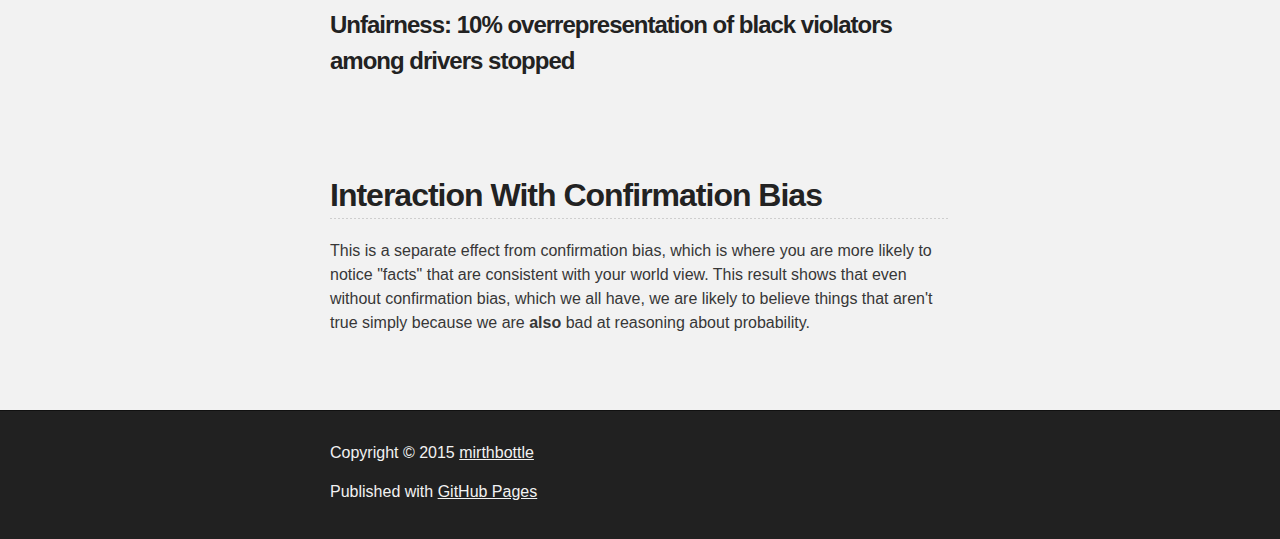
<file: traffic_v1.html>
<!DOCTYPE html>
<html>

  <head>
    <meta charset='utf-8'>
    <meta http-equiv="X-UA-Compatible" content="chrome=1">
    <meta name="description" content="Rprofiling : breaking down racial profiling">

    <link rel="stylesheet" href="http://maxcdn.bootstrapcdn.com/bootstrap/3.2.0/css/bootstrap.min.css">
    <link rel="stylesheet" type="text/css" media="screen" href="stylesheets/stylesheet.css">
    <link href="stylesheets/simple-slider.css" rel="stylesheet" type="text/css" />
    <link href="stylesheets/spinner.css" rel="stylesheet" type="text/css" />

    <!-- Load c3.css -->
    <link href="javascripts/c3-0.4.8/c3.css" rel="stylesheet" type="text/css">
    
    <!-- Load d3.js and c3.js -->
    <script src="http://ajax.googleapis.com/ajax/libs/jquery/1.11.1/jquery.min.js"></script>
    <script src="http://maxcdn.bootstrapcdn.com/bootstrap/3.2.0/js/bootstrap.min.js"></script>
    <script src="javascripts/simple-slider.js" type="text/javascript"></script>
    <script src="javascripts/d3.min.js" charset="utf-8"></script>
    <script src="javascripts/c3-0.4.8/c3.min.js"></script>
    <script src="javascripts/profiling.js"></script>

    <title>Traffic</title>
<style>

button.btn-info{
    position:relative;
    top: 30px;
    left: 630px;
}

div.notes {
  font-size: 12px;
}
</style>

  </head>

  <body>

    <!-- HEADER -->
    <div id="header_wrap" class="outer">
        <header class="inner">
          <a id="forkme_banner" style="background-color:salmon;" href="https://github.com/mirthbottle/rprofiling">View on GitHub</a>

          <h1 id="project_title">Traffic Stops in Ferguson, MO</h1>
          <h2 id="project_tagline">Explain it to me as if I liked math</h2>
        </header>
    </div>

    <!-- MAIN CONTENT -->
    <div id="main_content_wrap" class="outer">
      <section id="main_content" class="inner">
        <p>On its face, racial profiling seems like an efficient way to catch traffic violators. This is real data about traffic stops from 2013. <a href="http://ago.mo.gov/VehicleStops/2013/reports/161.pdf">http://ago.mo.gov/VehicleStops/2013/reports/161.pdf</a></p>
	
	<button id="reality_btn" type="button" class="btn btn-info" data-toggle="collapse" data-target="#reality" onclick="toggle_collapse('#reality_btn')"><span class="glyphicon glyphicon-minus"></span>Hide Chart</button>
	<div id='reality' class="collapse in"></div>
	<p>
	  <input type='text' name='pa' id='pa' onchange='update_presentation(bars)' data-slider="true" data-slider-step="1" data-slider-range="0, 100">% black drivers
	  
	<p>
	  <h4>True rates of traffic violations.</h4>
	  The true rates cannot be explicitly measured.  Pick ones that you think are reasonable.  Then see if they are consistent with the outcomes.  
	  <input type='text' name='p1_a' id='p1_a' onchange='update_presentation(bars)' data-slider="true" data-slider-step="1" data-slider-range="0, 100">% black drivers deserve
	  <input type='text' name='p1_b' id='p1_b' onchange='update_presentation(bars)' data-slider="true" data-slider-step="1" data-slider-range="0, 100">% white drivers deserve tickets</p>

	<button id="profiled_btn" type="button" class="btn btn-info" data-toggle="collapse" data-target="#profiled" onclick="toggle_collapse('#profiled_btn')"><span class="glyphicon glyphicon-minus"></span>Hide Chart</button>
	<div id='profiled' class="collapse in"></div>
	<div id='ptext'>
	  <p><input type='text' name='pr_a' id='pr_a' onchange='update_presentation(bars)' data-slider="true" data-slider-step="1" data-slider-range="0, 100">% 
	    black drivers stopped by police</p>
	  <div class="row">
	    <div class="col-lg-9">proportion of black drivers stopped who got ticketed</div>
	    <div class="col-lg-2">
	      <div class="input-group spinner">
		<input id="p1_ra" type="text" class="form-control" onchange='update_presentation(bars)'>
		<div class="input-group-btn-vertical">
		  <button id="up_p1_ra" class="btn btn-default">
		    <i class="glyphicon glyphicon-chevron-up"></i></button>
		  <button id="down_p1_ra" class="btn btn-default">
		    <i class="glyphicon glyphicon-chevron-down"></i></button>
		</div>
	      </div>
	    </div>
	  </div>
	  <p>Compare this with <span id='p1_oa'></span>, the probability that black drive who is not stopped by police actually should have been ticketed.</p>
	  <p><input type='text' name='pr_b' id='pr_b' onchange='update_presentation(bars)' data-slider="true" data-slider-step="0.01" data-slider-range="0, 100">%
	    white drivers stopped by police</p>
	  <div class="row">
	    <div class="col-lg-9"> proportion of white drivers stopped who got ticketed</div>
	    <div class="col-lg-2">
	      <div class="input-group spinner">
		<input id="p1_rb" type="text" class="form-control" onchange='update_presentation(bars)'>
		<div class="input-group-btn-vertical">
		  <button id="up_p1_rb" class="btn btn-default">
		    <i class="glyphicon glyphicon-chevron-up"></i></button>
		  <button id="down_p1_rb" class="btn btn-default">
		    <i class="glyphicon glyphicon-chevron-down"></i></button>
		</div>
	      </div>
	    </div>
	  </div>
	  <p>Compare this with <span id='p1_ob'></span>, the probability that a white drive who is not stopped actually should have been ticketed.</p>
	</div>

	<button id="groupa_btn" type="button" class="btn btn-info" data-toggle="collapse" data-target="#groupa" onclick="toggle_collapse('#groupa_btn')"><span class="glyphicon glyphicon-minus"></span>Hide Chart</button>
	<div id='groupa' class="collapse in"></div>
	<h3>Effort: <span id ="effort"><strong> </strong></span>% drivers stopped.  This represents the level of surveillance on drivers.</h3>
	<div class="notes"></div>
	<h3>Efficiency: <span id ="efficiency"><strong> </strong></span> drivers who got a citation per driver stopped</h3>
	<div class="notes"></div>
	<h3>Unfairness: <span id ="u"><strong> </strong></span>% overrepresentation of black violators among drivers stopped</h3>
	<div class="notes"></div>
	<br><br><br>
	<h2>Interaction With Confirmation Bias</h2>
	
	<p>
	  This is a separate effect from confirmation bias, which is where you are more likely to notice "facts" that are consistent with your world view.  This result shows that even without confirmation bias, which we all have, we are likely to believe things that aren't true simply because we are <strong>also</strong> bad at reasoning about probability.</p>
	
      </section>
      <section class = "inner">

      </section>
    </div>
    
    <!-- FOOTER  -->
    <div id="footer_wrap" class="outer">
      <footer class="inner">
	<p class="copyright">Copyright &copy 2015 <a href="https://github.com/mirthbottle">mirthbottle</a></p>
	<p>Published with <a href="http://pages.github.com">GitHub Pages</a></p>
      </footer>
    </div>
    


  </body>
  
  <script type='text/javascript'>
    function toggle_collapse(id){
    if($(id + " span").hasClass('glyphicon-plus'))
    {$(id).html('<span class="glyphicon glyphicon-minus"></span>Hide Chart'); }
    else
    {$(id).html('<span class="glyphicon glyphicon-plus"></span>Show Chart'); }} 

    profiling.reality_names = ['black drivers', 'black traffic offenders',
                             'white traffic offenders', 'white drivers'];
  
    
    profiling.profiled_names = ['black drivers', 'black drivers stopped',
            'black drivers ticketed', 'black offenders missed',
            'white offenders missed', 'white drivers ticketed',
            'white drivers stopped', 'white drivers'];
    
    profiling.groupa_names = ['black traffic offenders', 'white traffic offenders', 
            'black drivers ticketed', 'white drivers ticketed'];

    profiling.presentation_colors = {'black drivers':"#ffa900",
                  'black drivers stopped':"#aa9900",
                  'black drivers ticketed':"#607100",
                  'black offenders missed':"#ff7100",
                  'black traffic offenders':"#999900",
                  'white drivers':"#6272bb",
                  'white drivers stopped':"#e146ba",
                  'white drivers ticketed':"#c51b7d",
                  'white offenders missed':"#20369e",
                  'white traffic offenders':"#c51b7d"};

    // total population of drivers is 15,865
    // % black driveres stopped is 4676/15865 = 29%
    // 4257/4676 of black drivers get a ticket = 91%
    // 600/690 of white drivers get a ticket = 87%
    // % white drivers stopped is 690/15865 = 4.3%
    var bars =  initialize_presentation(0.66, 0.29, 0.1, 0.29, 0.043, 0.91, 0.87);
    // var bars =  initialize_presentation(0.66, 0.35, 0.05, 0.29, 0.043, 0.91, 0.87);

    $("[data-slider]")
    .each(function () {
    var input = $(this);
    $("<span>")
      .addClass("output")
      .insertAfter($(this));
      })
      .bind("slider:ready slider:changed", function (event, data) {
      $(this)
      .nextAll(".output:first")
      .html(data.value.toFixed(1));
      });
      
       
      $('#up_p1_ra').on('click', function() {
      var v = $('#p1_ra').val();
      $('#p1_ra').val(Math.min(+v + 0.01, 1).toFixed(2));
      update_presentation(bars);
      });

      $('#up_p1_rb').on('click', function() {
      var v = $('#p1_rb').val();
      $('#p1_rb').val(Math.min(+v + 0.01, 1).toFixed(2));
      update_presentation(bars);
      });

      $('#down_p1_ra').on('click', function() {
      var v = $('#p1_ra').val();
      $('#p1_ra').val(Math.max(+v - 0.01, 0).toFixed(2));
      update_presentation(bars);
      });
      
      $('#down_p1_rb').on('click', function() {
      var v = $('#p1_rb').val();
      $('#p1_rb').val(Math.max(+v - 0.01, 0).toFixed(2));
      update_presentation(bars);
      });
 </script>
</html>
</file>
<file: stylesheets/stylesheet.css>
/*******************************************************************************
Slate Theme for GitHub Pages
by Jason Costello, @jsncostello
*******************************************************************************/

@import url(pygment_trac.css);

/*******************************************************************************
MeyerWeb Reset
*******************************************************************************/

html, body, div, span, applet, object, iframe,
h1, h2, h3, h4, h5, h6, p, blockquote, pre,
a, abbr, acronym, address, big, cite, code,
del, dfn, em, img, ins, kbd, q, s, samp,
small, strike, strong, sub, sup, tt, var,
b, u, i, center,
dl, dt, dd, ol, ul, li,
fieldset, form, label, legend,
table, caption, tbody, tfoot, thead, tr, th, td,
article, aside, canvas, details, embed,
figure, figcaption, footer, header, hgroup,
menu, nav, output, ruby, section, summary,
time, mark, audio, video {
  margin: 0;
  padding: 0;
  border: 0;
  font: inherit;
  vertical-align: baseline;
}

/* HTML5 display-role reset for older browsers */
article, aside, details, figcaption, figure,
footer, header, hgroup, menu, nav, section {
  display: block;
}

ol, ul {
  list-style: none;
}

table {
  border-collapse: collapse;
  border-spacing: 0;
}

/*******************************************************************************
Theme Styles
*******************************************************************************/

body {
  box-sizing: border-box;
  color:#373737;
  background: #212121;
  font-size: 16px;
  font-family: 'Myriad Pro', Calibri, Helvetica, Arial, sans-serif;
  line-height: 1.5;
  -webkit-font-smoothing: antialiased;
}

h1, h2, h3, h4, h5, h6 {
  margin: 10px 0;
  font-weight: 700;
  color:#222222;
  font-family: 'Lucida Grande', 'Calibri', Helvetica, Arial, sans-serif;
  letter-spacing: -1px;
}

h1 {
  font-size: 36px;
  font-weight: 700;
}

h2 {
  padding-bottom: 10px;
  font-size: 32px;
  background: url('../images/bg_hr.png') repeat-x bottom;
}

h3 {
  font-size: 24px;
}

h4 {
  font-size: 21px;
}

h5 {
  font-size: 18px;
}

h6 {
  font-size: 16px;
}

p {
  margin: 10px 0 15px 0;
}

footer p {
  color: #f2f2f2;
}

a {
  text-decoration: none;
  color: #007edf;
  text-shadow: none;

  transition: color 0.5s ease;
  transition: text-shadow 0.5s ease;
  -webkit-transition: color 0.5s ease;
  -webkit-transition: text-shadow 0.5s ease;
  -moz-transition: color 0.5s ease;
  -moz-transition: text-shadow 0.5s ease;
  -o-transition: color 0.5s ease;
  -o-transition: text-shadow 0.5s ease;
  -ms-transition: color 0.5s ease;
  -ms-transition: text-shadow 0.5s ease;
}

a:hover, a:focus {text-decoration: underline;}

footer a {
  color: #F2F2F2;
  text-decoration: underline;
}

em {
  font-style: italic;
}

strong {
  font-weight: bold;
}

img {
  position: relative;
  margin: 0 auto;
  max-width: 739px;
  padding: 5px;
  margin: 10px 0 10px 0;
  border: 1px solid #ebebeb;

  box-shadow: 0 0 5px #ebebeb;
  -webkit-box-shadow: 0 0 5px #ebebeb;
  -moz-box-shadow: 0 0 5px #ebebeb;
  -o-box-shadow: 0 0 5px #ebebeb;
  -ms-box-shadow: 0 0 5px #ebebeb;
}

p img {
  display: inline;
  margin: 0;
  padding: 0;
  vertical-align: middle;
  text-align: center;
  border: none;
}

pre, code {
  width: 100%;
  color: #222;
  background-color: #fff;

  font-family: Monaco, "Bitstream Vera Sans Mono", "Lucida Console", Terminal, monospace;
  font-size: 14px;

  border-radius: 2px;
  -moz-border-radius: 2px;
  -webkit-border-radius: 2px;
}

pre {
  width: 100%;
  padding: 10px;
  box-shadow: 0 0 10px rgba(0,0,0,.1);
  overflow: auto;
}

code {
  padding: 3px;
  margin: 0 3px;
  box-shadow: 0 0 10px rgba(0,0,0,.1);
}

pre code {
  display: block;
  box-shadow: none;
}

blockquote {
  color: #666;
  margin-bottom: 20px;
  padding: 0 0 0 20px;
  border-left: 3px solid #bbb;
}


ul, ol, dl {
  margin-bottom: 15px
}

ul {
  list-style: inside;
  padding-left: 20px;
}

ol {
  list-style: decimal inside;
  padding-left: 20px;
}

dl dt {
  font-weight: bold;
}

dl dd {
  padding-left: 20px;
  font-style: italic;
}

dl p {
  padding-left: 20px;
  font-style: italic;
}

hr {
  height: 1px;
  margin-bottom: 5px;
  border: none;
  background: url('../images/bg_hr.png') repeat-x center;
}

table {
  border: 1px solid #373737;
  margin-bottom: 20px;
  text-align: left;
 }

th {
  font-family: 'Lucida Grande', 'Helvetica Neue', Helvetica, Arial, sans-serif;
  padding: 10px;
  background: #373737;
  color: #fff;
 }

td {
  padding: 10px;
  border: 1px solid #373737;
 }

form {
  background: #f2f2f2;
  padding: 20px;
}

/*******************************************************************************
Full-Width Styles
*******************************************************************************/

.outer {
  width: 100%;
}

.inner {
  position: relative;
  max-width: 640px;
  padding: 20px 10px;
  margin: 0 auto;
}

#forkme_banner {
  display: block;
  position: absolute;
  top:0;
  right: 10px;
  z-index: 10;
  padding: 10px 50px 10px 10px;
  color: #fff;
  background: url('../images/blacktocat.png') #0090ff no-repeat 95% 50%;
  font-weight: 700;
  box-shadow: 0 0 10px rgba(0,0,0,.5);
  border-bottom-left-radius: 2px;
  border-bottom-right-radius: 2px;
}

#header_wrap {
  background: #212121;
  background: -moz-linear-gradient(top, #373737, #212121);
  background: -webkit-linear-gradient(top, #373737, #212121);
  background: -ms-linear-gradient(top, #373737, #212121);
  background: -o-linear-gradient(top, #373737, #212121);
  background: linear-gradient(top, #373737, #212121);
}

#header_wrap .inner {
  padding: 50px 10px 30px 10px;
}

#project_title {
  margin: 0;
  color: #fff;
  font-size: 42px;
  font-weight: 700;
  text-shadow: #111 0px 0px 10px;
}

#project_tagline {
  color: #fff;
  font-size: 24px;
  font-weight: 300;
  background: none;
  text-shadow: #111 0px 0px 10px;
}

#downloads {
  position: absolute;
  width: 210px;
  z-index: 10;
  bottom: -40px;
  right: 0;
  height: 70px;
  background: url('../images/icon_download.png') no-repeat 0% 90%;
}

.zip_download_link {
  display: block;
  float: right;
  width: 90px;
  height:70px;
  text-indent: -5000px;
  overflow: hidden;
  background: url(../images/sprite_download.png) no-repeat bottom left;
}

.tar_download_link {
  display: block;
  float: right;
  width: 90px;
  height:70px;
  text-indent: -5000px;
  overflow: hidden;
  background: url(../images/sprite_download.png) no-repeat bottom right;
  margin-left: 10px;
}

.zip_download_link:hover {
  background: url(../images/sprite_download.png) no-repeat top left;
}

.tar_download_link:hover {
  background: url(../images/sprite_download.png) no-repeat top right;
}

#main_content_wrap {
  background: #f2f2f2;
  border-top: 1px solid #111;
  border-bottom: 1px solid #111;
}

#main_content {
  padding-top: 40px;
}

#footer_wrap {
  background: #212121;
}



/*******************************************************************************
Small Device Styles
*******************************************************************************/

@media screen and (max-width: 480px) {
  body {
    font-size:14px;
  }

  #downloads {
    display: none;
  }

  .inner {
    min-width: 320px;
    max-width: 480px;
  }

  #project_title {
  font-size: 32px;
  }

  h1 {
    font-size: 28px;
  }

  h2 {
    font-size: 24px;
  }

  h3 {
    font-size: 21px;
  }

  h4 {
    font-size: 18px;
  }

  h5 {
    font-size: 14px;
  }

  h6 {
    font-size: 12px;
  }

  code, pre {
    min-width: 320px;
    max-width: 480px;
    font-size: 11px;
  }

}
</file>
<file: stylesheets/simple-slider.css>
.slider {
  width: 300px;
}

.slider > .dragger {
  background: #ddd;
  background: -webkit-linear-gradient(top, #ddd, #357);
  background: -moz-linear-gradient(top, #ddd, #357);
  background: linear-gradient(top, #ddd, #357);

  -webkit-box-shadow: inset 0 2px 2px rgba(255,255,255,0.5), 0 2px 8px rgba(0,0,0,0.2);
  -moz-box-shadow: inset 0 2px 2px rgba(255,255,255,0.5), 0 2px 8px rgba(0,0,0,0.2);
  box-shadow: inset 0 2px 2px rgba(255,255,255,0.5), 0 2px 8px rgba(0,0,0,0.2);

  -webkit-border-radius: 10px;
  -moz-border-radius: 10px;
  border-radius: 10px;

  border: 1px solid #496805;
  width: 16px;
  height: 16px;
}

.slider > .dragger:hover {
  background: -webkit-linear-gradient(top, #8DCA09, #8DCA09);
}


.slider > .track, .slider > .highlight-track {
  background: #ccc;
  background: -webkit-linear-gradient(top, #bbb, #ddd);
  background: -moz-linear-gradient(top, #bbb, #ddd);
  background: linear-gradient(top, #bbb, #ddd);

  -webkit-box-shadow: inset 0 2px 4px rgba(0,0,0,0.1);
  -moz-box-shadow: inset 0 2px 4px rgba(0,0,0,0.1);
  box-shadow: inset 0 2px 4px rgba(0,0,0,0.1);

  -webkit-border-radius: 8px;
  -moz-border-radius: 8px;
  border-radius: 8px;

  border: 1px solid #aaa;
  height: 4px;
}

.slider > .highlight-track {
	background-color: #8DCA09;
	background: -webkit-linear-gradient(top, #8DCA09, #72A307);
	background: -moz-linear-gradient(top, #8DCA09, #72A307);
	background: linear-gradient(top, #8DCA09, #72A307);

	border-color: #496805;
}
</file>
<file: stylesheets/spinner.css>
.spinner {
  width: 100px;
}
.spinner input {
  text-align: right;
}
.input-group-btn-vertical {
  position: relative;
  white-space: nowrap;
  width: 26%;
  vertical-align: middle;
  display: table-cell;
}
.input-group-btn-vertical > .btn {
  display: block;
  float: none;
  width: 100%;
  max-width: 100%;
  padding: 8px;
  margin-left: -1px;
  position: relative;
  border-radius: 0;
}
.input-group-btn-vertical > .btn:first-child {
  border-top-right-radius: 4px;
}
.input-group-btn-vertical > .btn:last-child {
  margin-top: -3px;
  border-bottom-right-radius: 4px;
}
.input-group-btn-vertical i{
  position: absolute;
  top: 0;
  left: 4px;
}
</file>
<file: javascripts/c3-0.4.8/c3.css>
/*-- Chart --*/

.c3 svg {
  font: 10px sans-serif;
}
.c3 path, .c3 line {
  fill: none;
  stroke: #000;
}
.c3 text {
  -webkit-user-select: none;
     -moz-user-select: none;
          user-select: none;
}

.c3-legend-item-tile,
.c3-xgrid-focus,
.c3-ygrid,
.c3-event-rect,
.c3-bars path {
  shape-rendering: crispEdges;
}

.c3-chart-arc path {
  stroke: #fff;

}
.c3-chart-arc text {
  fill: #fff;
  font-size: 13px;
}

/*-- Axis --*/

.c3-axis-x .tick {
}
.c3-axis-x-label {
}

.c3-axis-y .tick {
}
.c3-axis-y-label {
}

.c3-axis-y2 .tick {
}
.c3-axis-y2-label {
}

/*-- Grid --*/

.c3-grid line {
  stroke: #aaa;
}
.c3-grid text {
  fill: #aaa;
}
.c3-xgrid, .c3-ygrid {
  stroke-dasharray: 3 3;
}
.c3-xgrid-focus {
}

/*-- Text on Chart --*/

.c3-text {
}

.c3-text.c3-empty {
  fill: #808080;
  font-size: 2em;
}

/*-- Line --*/

.c3-line {
  stroke-width: 1px;
}
/*-- Point --*/

.c3-circle._expanded_ {
  stroke-width: 1px;
  stroke: white;
}
.c3-selected-circle {
  fill: white;
  stroke-width: 2px;
}

/*-- Bar --*/

.c3-bar {
  stroke-width: 0;
}
.c3-bar._expanded_ {
  fill-opacity: 0.75;
}

/*-- Arc --*/

.c3-chart-arcs-title {
  dominant-baseline: middle;
  font-size: 1.3em;
}

/*-- Focus --*/

.c3-target.c3-focused {
  opacity: 1;
}
.c3-target.c3-focused path.c3-line, .c3-target.c3-focused path.c3-step {
  stroke-width: 2px;
}
.c3-target.c3-defocused {
  opacity: 0.3 !important;
}


/*-- Region --*/

.c3-region {
  fill: steelblue;
  fill-opacity: .1;
}

/*-- Brush --*/

.c3-brush .extent {
  fill-opacity: .1;
}

/*-- Select - Drag --*/

.c3-dragarea {
}

/*-- Legend --*/

.c3-legend-item {
  font-size: 12px;
}
.c3-legend-item-hidden {
  opacity: 0.15;
}

.c3-legend-background {
  opacity: 0.75;
  fill: white;
  stroke: lightgray;
  stroke-width: 1
}

/*-- Tooltip --*/

.c3-tooltip-container {
  z-index: 10;
}
.c3-tooltip {
  border-collapse:collapse;
  border-spacing:0;
  background-color:#fff;
  empty-cells:show;
  -webkit-box-shadow: 7px 7px 12px -9px rgb(119,119,119);
     -moz-box-shadow: 7px 7px 12px -9px rgb(119,119,119);
          box-shadow: 7px 7px 12px -9px rgb(119,119,119);
  opacity: 0.9;
}
.c3-tooltip tr {
  border:1px solid #CCC;
}
.c3-tooltip th {
  background-color: #aaa;
  font-size:14px;
  padding:2px 5px;
  text-align:left;
  color:#FFF;
}
.c3-tooltip td {
  font-size:13px;
  padding: 3px 6px;
  background-color:#fff;
  border-left:1px dotted #999;
}
.c3-tooltip td > span {
  display: inline-block;
  width: 10px;
  height: 10px;
  margin-right: 6px;
}
.c3-tooltip td.value{
  text-align: right;
}

.c3-area {
  stroke-width: 0;
  opacity: 0.2;
}

.c3-chart-arcs .c3-chart-arcs-background {
  fill: #e0e0e0;
  stroke: none;
}
.c3-chart-arcs .c3-chart-arcs-gauge-unit {
  fill: #000;
  font-size: 16px;
}
.c3-chart-arcs .c3-chart-arcs-gauge-max {
  fill: #777;
}
.c3-chart-arcs .c3-chart-arcs-gauge-min {
  fill: #777;
}

.c3-chart-arc .c3-gauge-value {
  fill: #000;
/*  font-size: 28px !important;*/
}
</file>
<file: javascripts/c3-0.4.8/htdocs/css/index.css>
.row {
  margin-left: 8px;
}
.row a {
  display: block;
  text-align: left;
  font-size: 1.2em;
  line-height: 1.8;
}
.row h3 {
  color: #777;
}
</file>
